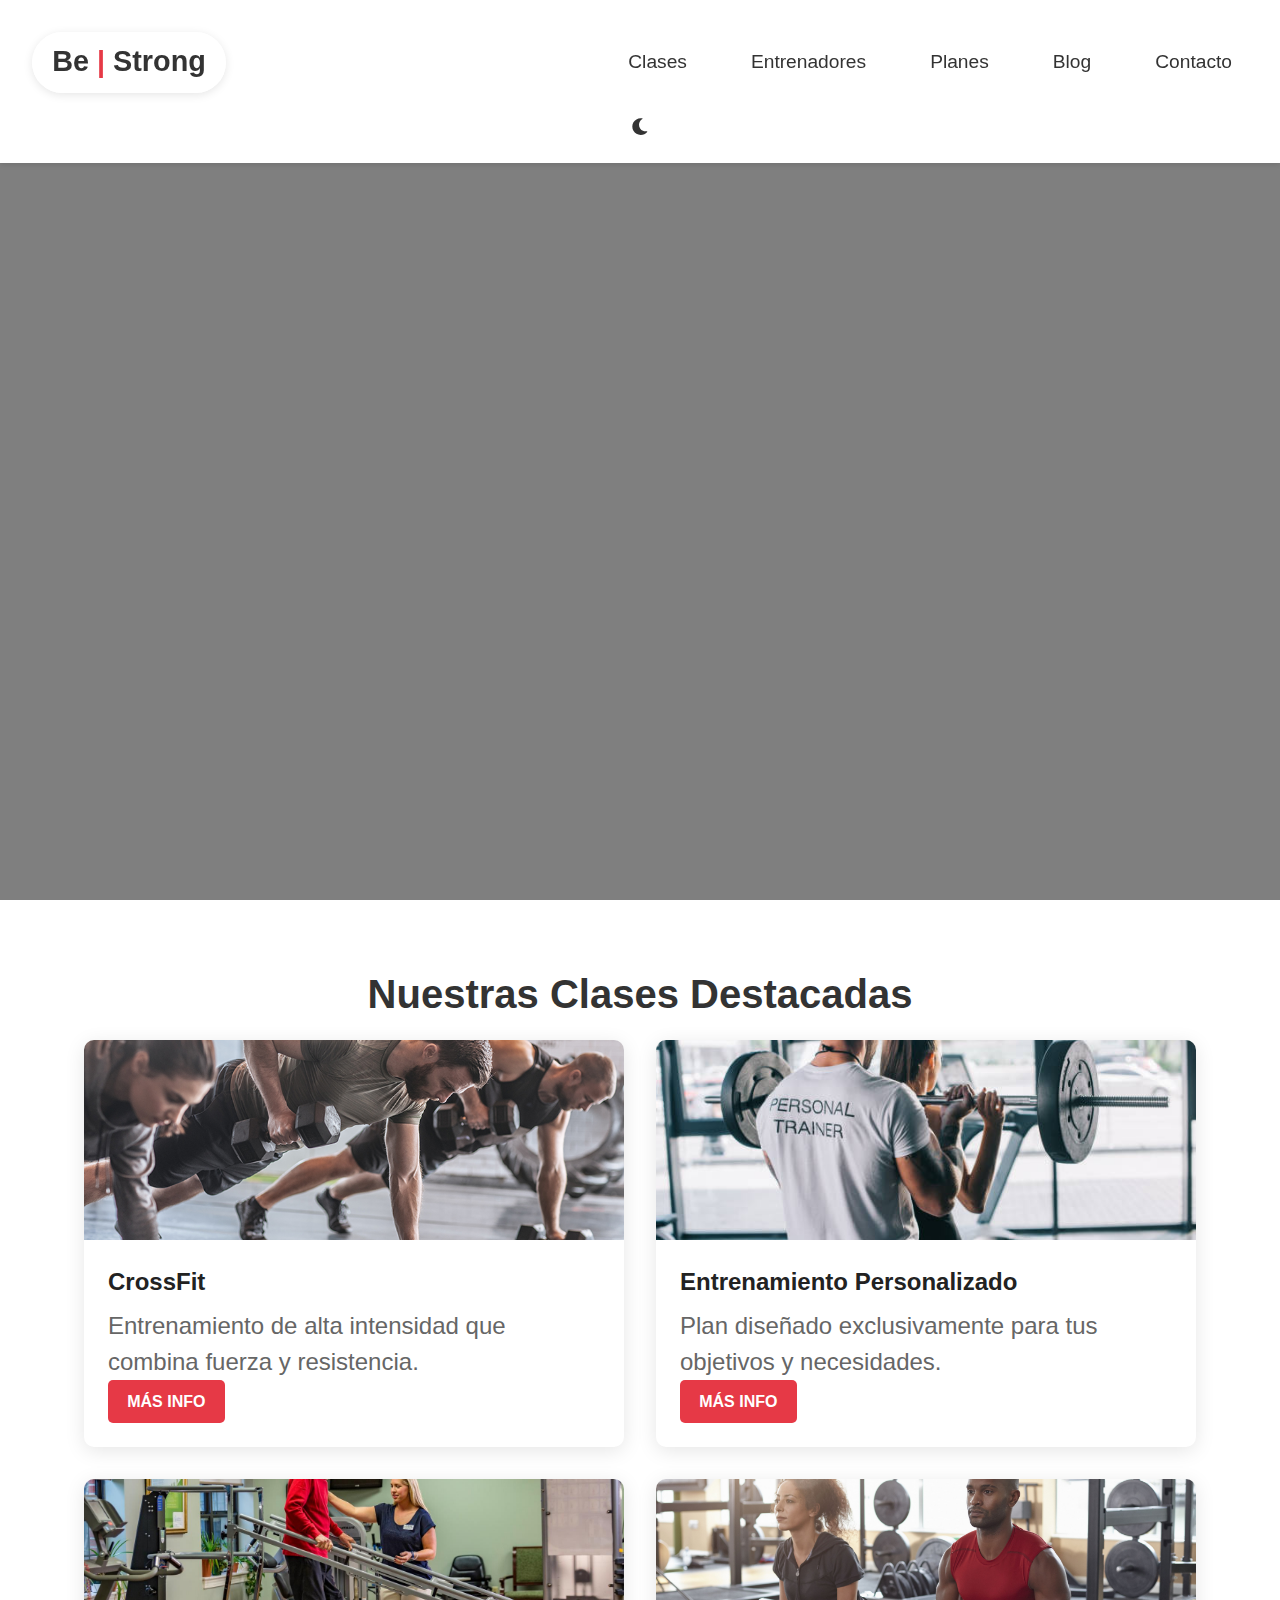
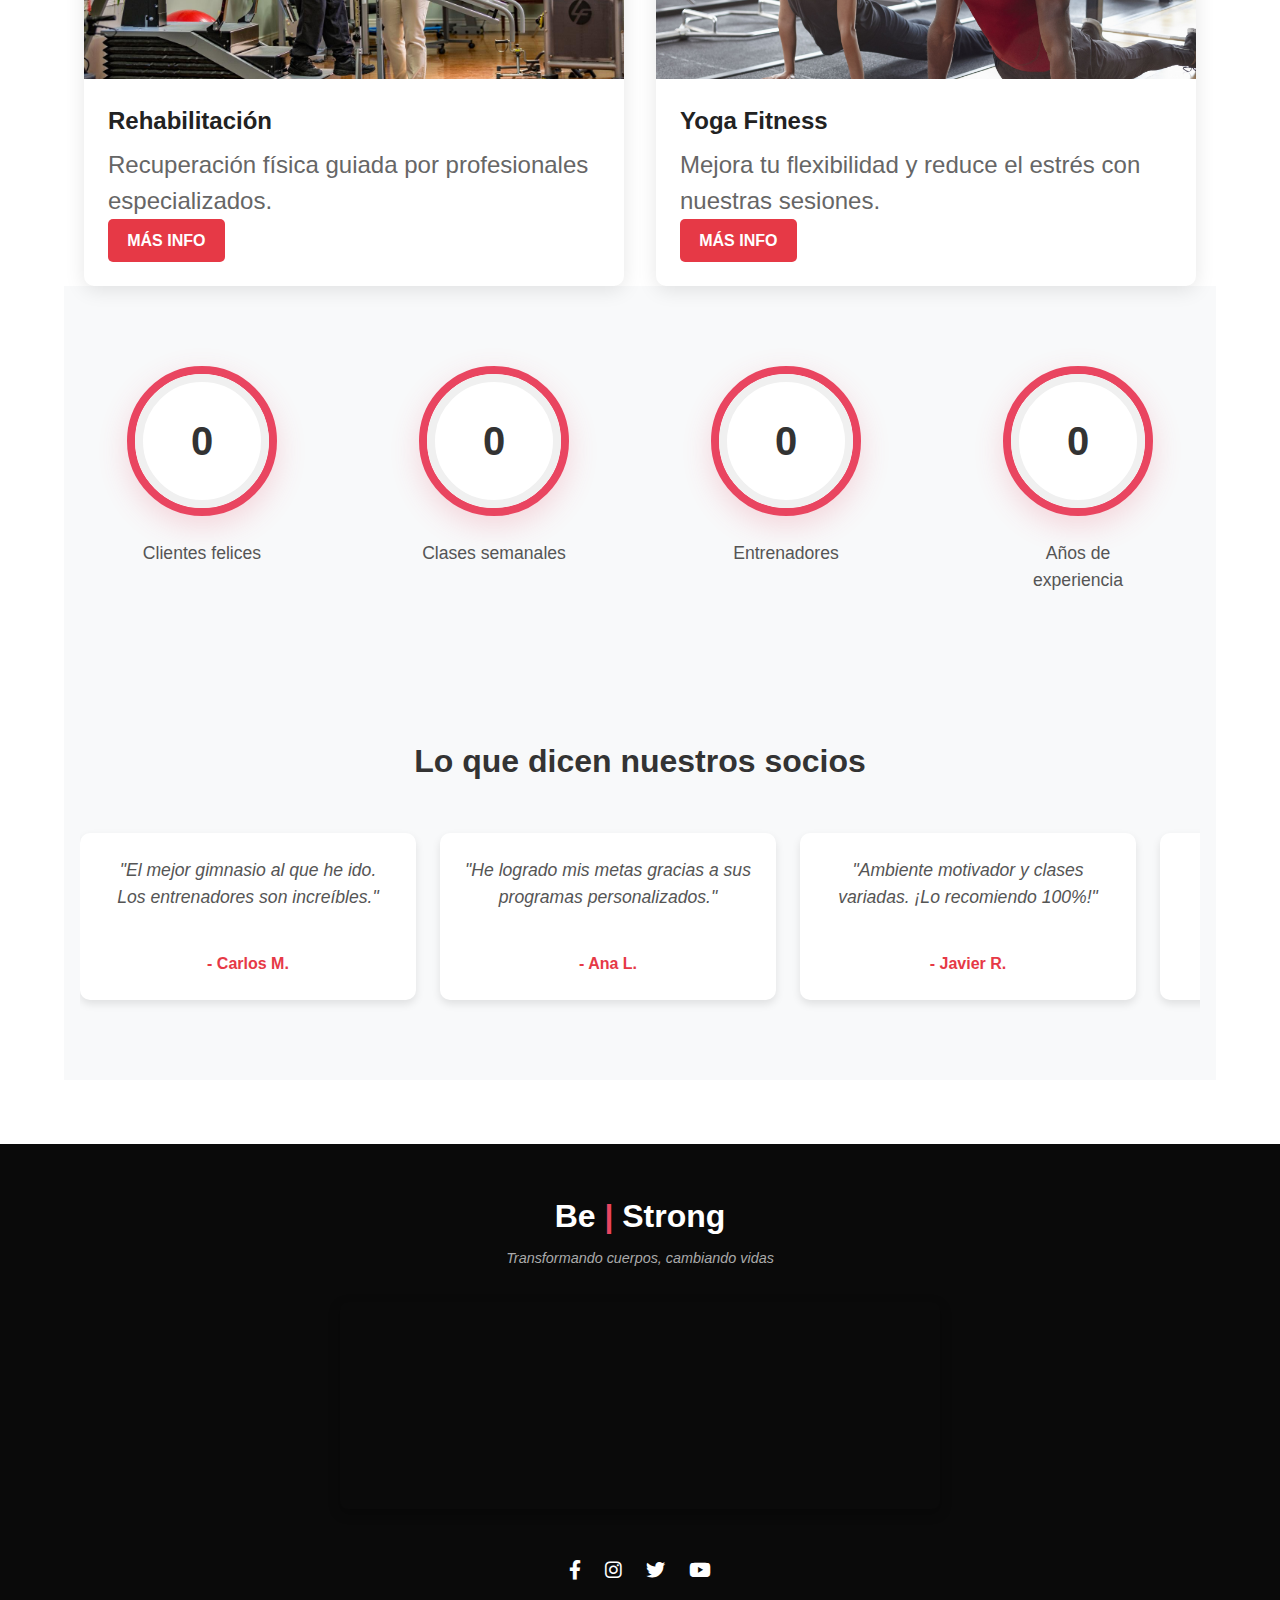
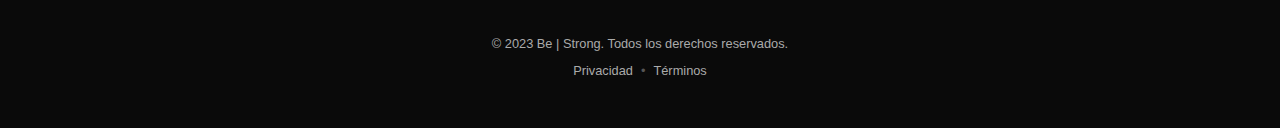
<file: index.html>
<!DOCTYPE html>
<html lang="en">
  <head>
    <meta charset="UTF-8" />
    <meta name="viewport" content="width=device-width, initial-scale=1.0" />
    <title>Be | Strong</title>
    <link
      rel="stylesheet"
      href="https://cdnjs.cloudflare.com/ajax/libs/font-awesome/6.0.0-beta3/css/all.min.css"
    />
    <link rel="stylesheet" href="./assets/css/style.css" />
  </head>
  <body>
    <!--menu-->
    <header class="header">
      <nav class="navbar">
        <!--
        <div class="container-logo">
          <a href="#" class="logo">Be <span class="logo-pipe">|</span> Strong</a>
        </div>
        -->
        <div class="container-logo">
          <a href="#" class="logo-minimal">
            <span>Be</span>
            <span class="logo-pipe">|</span>
            <span>Strong</span>
          </a>
        </div>
  <!-- boton hamburguesa -->

        <button class="menu-toggle" aria-label="abrir menu">
          <i class="fas fa-bars"></i>
        </button>

        <div class="container-menu">
          <ul class="nav-list">
            <li><a href="/pages/clases.html">Clases</a></li>
            <li><a href="/pages/entrenadores.html">Entrenadores</a></li>
            <li><a href="./pages/planes.html">Planes</a></li>
            <li><a href="./pages/blog.html">Blog</a></li>
            <li><a href="./pages/contacto.html">Contacto</a></li>
          </ul>
        </div>
      </nav>

      <!-- Botón de cambio de tema -->
      <button class="theme-toggle" aria-label="Cambiar tema">
        <i class="fas fa-moon"></i>
      </button>
    </header>
    <section class="hero">
      <!-- Contenedor del video de fondo (YouTube) -->
      <div class="video-background">
        <iframe
          src="https://www.youtube.com/embed/W7NFoCfXAXU?autoplay=1&mute=1&loop=1&playlist=W7NFoCfXAXU&controls=0"
          frameborder="0"
          allow="accelerometer; autoplay; clipboard-write; encrypted-media; gyroscope; picture-in-picture"
          allowfullscreen
        ></iframe>
        <!-- Overlay oscuro para mejorar legibilidad del texto -->
        <div class="video-overlay"></div>
      </div>

      <!-- Contenido animado sobre el video -->
      <div class="hero-content">
        <h1 class="hero-title animate">Hoy es el dia...</h1>
        <p class="hero-subtitle animate">Empeza el cambio</p>
        <a href="#" class="hero-button animate">¡Inscribite!</a>
      </div>
    </section>

    <main class="main">
      <section class="section-container">
        <h2 class="section-title">Nuestras Clases Destacadas</h2>
        <div class="cards-container">
          <!-- Card 1: CrossFit -->
          <div class="card">
            <div class="card-image">
              <img src="assets/img/crossfit.jpg" alt="Clase de CrossFit" />
            </div>
            <div class="card-content">
              <h3>CrossFit</h3>
              <p>
                Entrenamiento de alta intensidad que combina fuerza y
                resistencia.
              </p>
              <a href="#" class="card-button">Más info</a>
            </div>
          </div>

          <!-- Card 2: Entrenamiento Personalizado -->
          <div class="card">
            <div class="card-image">
              <img
                src="assets/img/personalizado.jpg"
                alt="Entrenamiento Personalizado"
              />
            </div>
            <div class="card-content">
              <h3>Entrenamiento Personalizado</h3>
              <p>
                Plan diseñado exclusivamente para tus objetivos y necesidades.
              </p>
              <a href="#" class="card-button">Más info</a>
            </div>
          </div>

          <!-- Card 3: Rehabilitación -->
          <div class="card">
            <div class="card-image">
              <img src="assets/img/rehabilitacion.jpg" alt="Rehabilitación" />
            </div>
            <div class="card-content">
              <h3>Rehabilitación</h3>
              <p>
                Recuperación física guiada por profesionales especializados.
              </p>
              <a href="#" class="card-button">Más info</a>
            </div>
          </div>

          <!-- Card 4: Yoga -->
          <div class="card">
            <div class="card-image">
              <img src="assets/img/yoga.jpg" alt="Clase de Yoga" />
            </div>
            <div class="card-content">
              <h3>Yoga Fitness</h3>
              <p>
                Mejora tu flexibilidad y reduce el estrés con nuestras sesiones.
              </p>
              <a href="#" class="card-button">Más info</a>
            </div>
          </div>
        </div>
      </section>

      <!-- Contador Circular -->
    <section class="stats-section">
      <div class="stats-container">
        <!-- Stat 1 -->
        <div class="stat-item">
          <div class="stat-circle" data-target="500">
            <span class="stat-number">0</span>
          </div>
          <p class="stat-label">Clientes felices</p>
        </div>
        
        <!-- Stat 2 -->
        <div class="stat-item">
          <div class="stat-circle" data-target="100">
            <span class="stat-number">0</span>
          </div>
          <p class="stat-label">Clases semanales</p>
        </div>
        
        <!-- Stat 3 -->
        <div class="stat-item">
          <div class="stat-circle" data-target="20">
            <span class="stat-number">0</span>
          </div>
          <p class="stat-label">Entrenadores</p>
        </div>
        
        <!-- Stat 4 -->
        <div class="stat-item">
          <div class="stat-circle" data-target="10">
            <span class="stat-number">0</span>
          </div>
          <p class="stat-label">Años de experiencia</p>
        </div>
      </div>
    </section>

      <!-- testimonios -->

      <section class="testimonials">
        <h2 class="testimonials-title">Lo que dicen nuestros socios</h2>
        <div class="testimonials-carousel">
        <!-- Testimonio 1 -->
        <div class="testimonial-card">
          <div class="testimonial-content">
            <p class="testimonial-text">
              "El mejor gimnasio al que he ido. Los entrenadores son
              increíbles."
            </p>
            <p class="testimonial-author">- Carlos M.</p>
          </div>
        </div>
        <!-- Testimonio 2 -->
        <div class="testimonial-card">
          <div class="testimonial-content">
            <p class="testimonial-text">
              "He logrado mis metas gracias a sus programas personalizados."
            </p>
            <p class="testimonial-author">- Ana L.</p>
          </div>
        </div>
        <!-- Testimonio 3 -->
        <div class="testimonial-card">
          <div class="testimonial-content">
            <p class="testimonial-text">
              "Ambiente motivador y clases variadas. ¡Lo recomiendo 100%!"
            </p>
            <p class="testimonial-author">- Javier R.</p>
          </div>
        </div>

        <!-- Testimonio 4 -->
        <div class="testimonial-card">
          <div class="testimonial-content">
            <p class="testimonial-text">
              "Me ayudaron a perder peso y tonificar mi cuerpo. ¡Increíble!"
            </p>
            <p class="testimonial-author">- Claudia L.</p>
          </div>
        </div>

        <!-- Testimonio 1 -->
        <div class="testimonial-card">
          <div class="testimonial-content">
            <p class="testimonial-text">
              "Soy una persona mayor y me siento muy bien entrenando aquí.
              ¡Gracias!"
            </p>
            <p class="testimonial-author">- Roberto S.</p>
          </div>
        </div>

        <!-- Testimonio 1 -->
        <div class="testimonial-card">
          <div class="testimonial-content">
            <p class="testimonial-text">
              "me guiaron en todo el proceso de rehabilitacion"
            </p>
            <p class="testimonial-author">- Maria C.</p>
          </div>
        </div>
      </section>
    </main>

    <!-- Footer -->
    <footer class="footer-minimal">
    <div class="footer-content">
      <!-- Logo y eslogan -->
      <div class="footer-brand">
        <a href="../index.html" class="footer-logo">Be <span>|</span> Strong</a>
        <p class="footer-slogan">Transformando cuerpos, cambiando vidas</p>
      </div>
      
      <!-- Mapa -->
      <div class="footer-map">
        <iframe
          src="https://www.google.com/maps/embed?pb=!1m18!1m12!1m3!1d3284.016887889527!2d-58.383759!3d-34.603734!2m3!1f0!2f0!3f0!3m2!1i1024!2i768!4f13.1!3m3!1m2!1s0x0%3A0x0!2zMzTCsDM2JzEzLjQiUyA1OMKwMjMnMDEuNSJX!5e0!3m2!1sen!2sar!4v1620000000000!5m2!1sen!2sar"
          width="100%"
          height="200"
          style="border:0;"
          allowfullscreen=""
          loading="lazy"
          aria-label="Mapa de ubicación del gimnasio">
        </iframe>
      </div>
      
      <!-- Redes sociales minimalistas -->
      <div class="footer-social">
        <a href="#" aria-label="Facebook"><i class="fab fa-facebook-f"></i></a>
        <a href="#" aria-label="Instagram"><i class="fab fa-instagram"></i></a>
        <a href="#" aria-label="Twitter"><i class="fab fa-twitter"></i></a>
        <a href="#" aria-label="YouTube"><i class="fab fa-youtube"></i></a>
      </div>
      
      <!-- Copyright y legal -->
      <div class="footer-legal">
        <p>&copy; 2023 Be | Strong. Todos los derechos reservados.</p>
        <div class="legal-links">
          <a href="#">Privacidad</a>
          <span>•</span>
          <a href="#">Términos</a>
        </div>
      </div>
    </div>
  </footer>

    <script src="./assets/js/main.js"></script>
  </body>
</html>
</file>
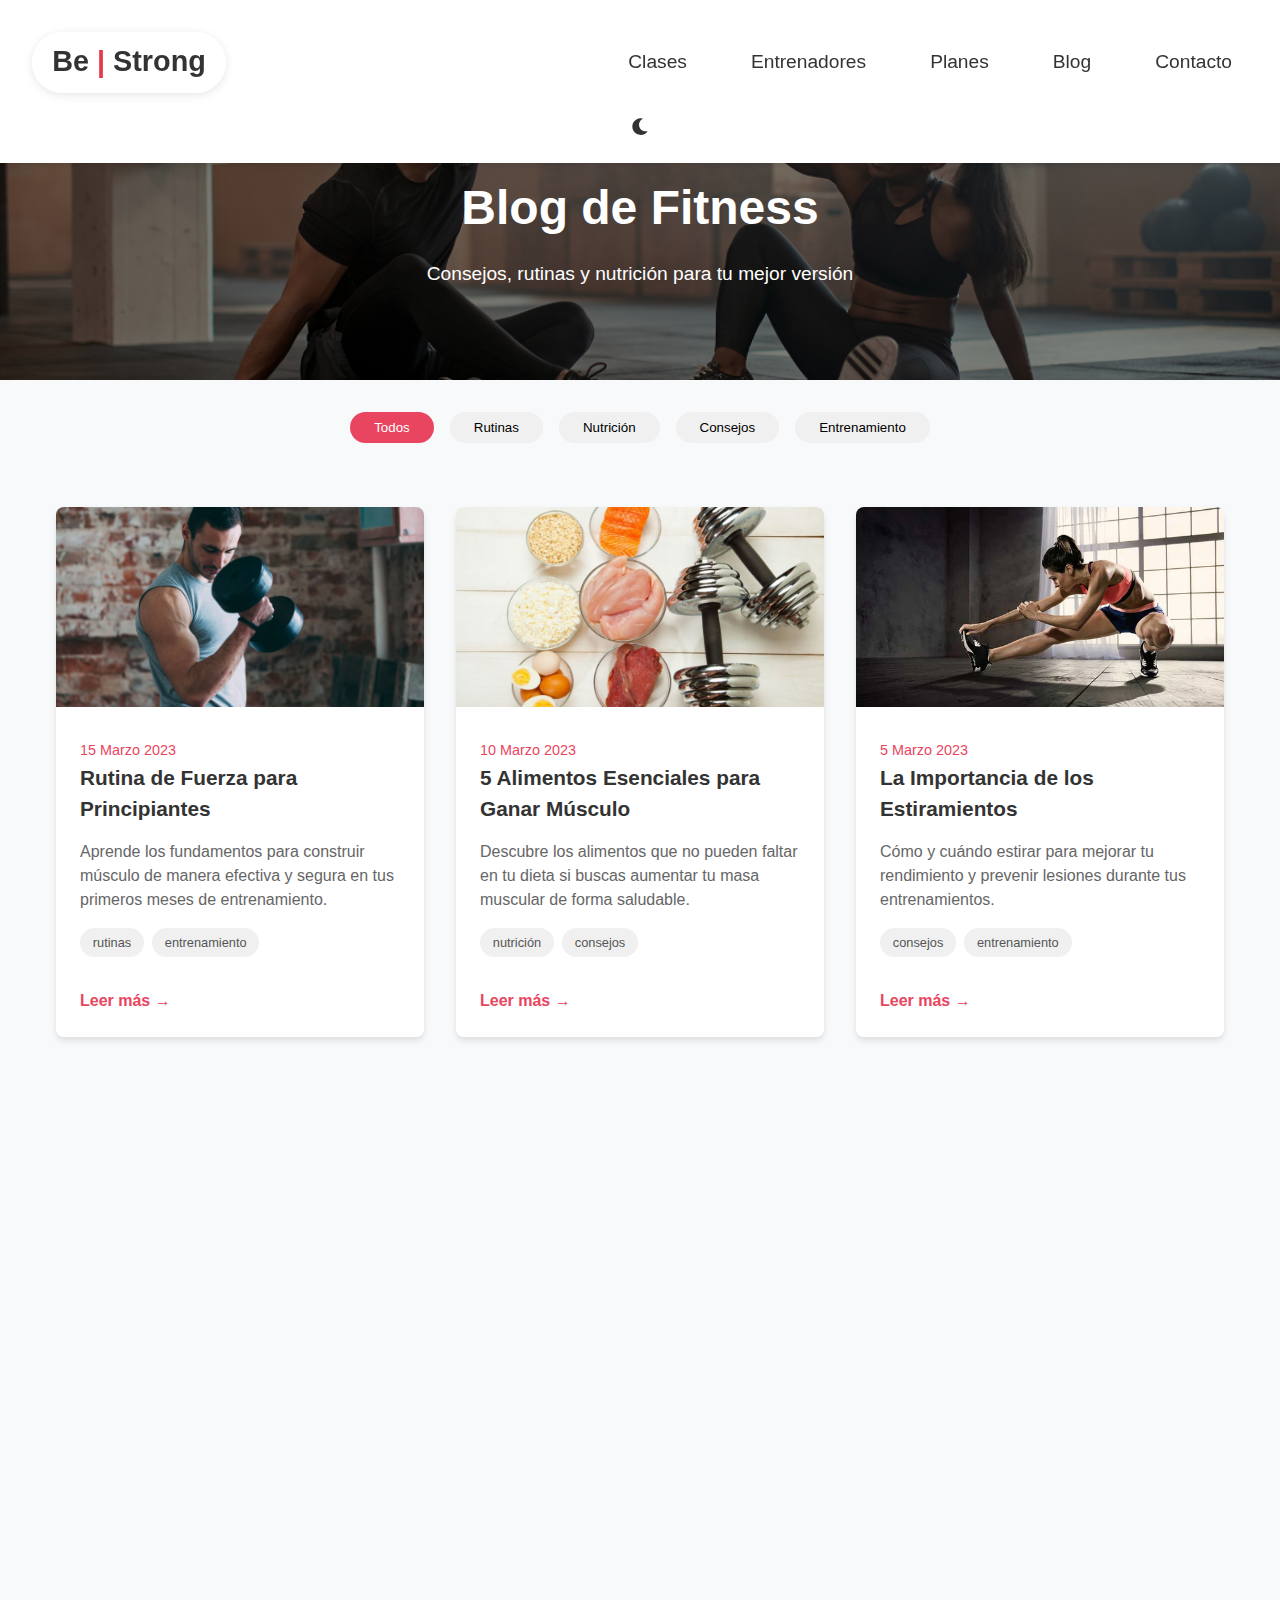
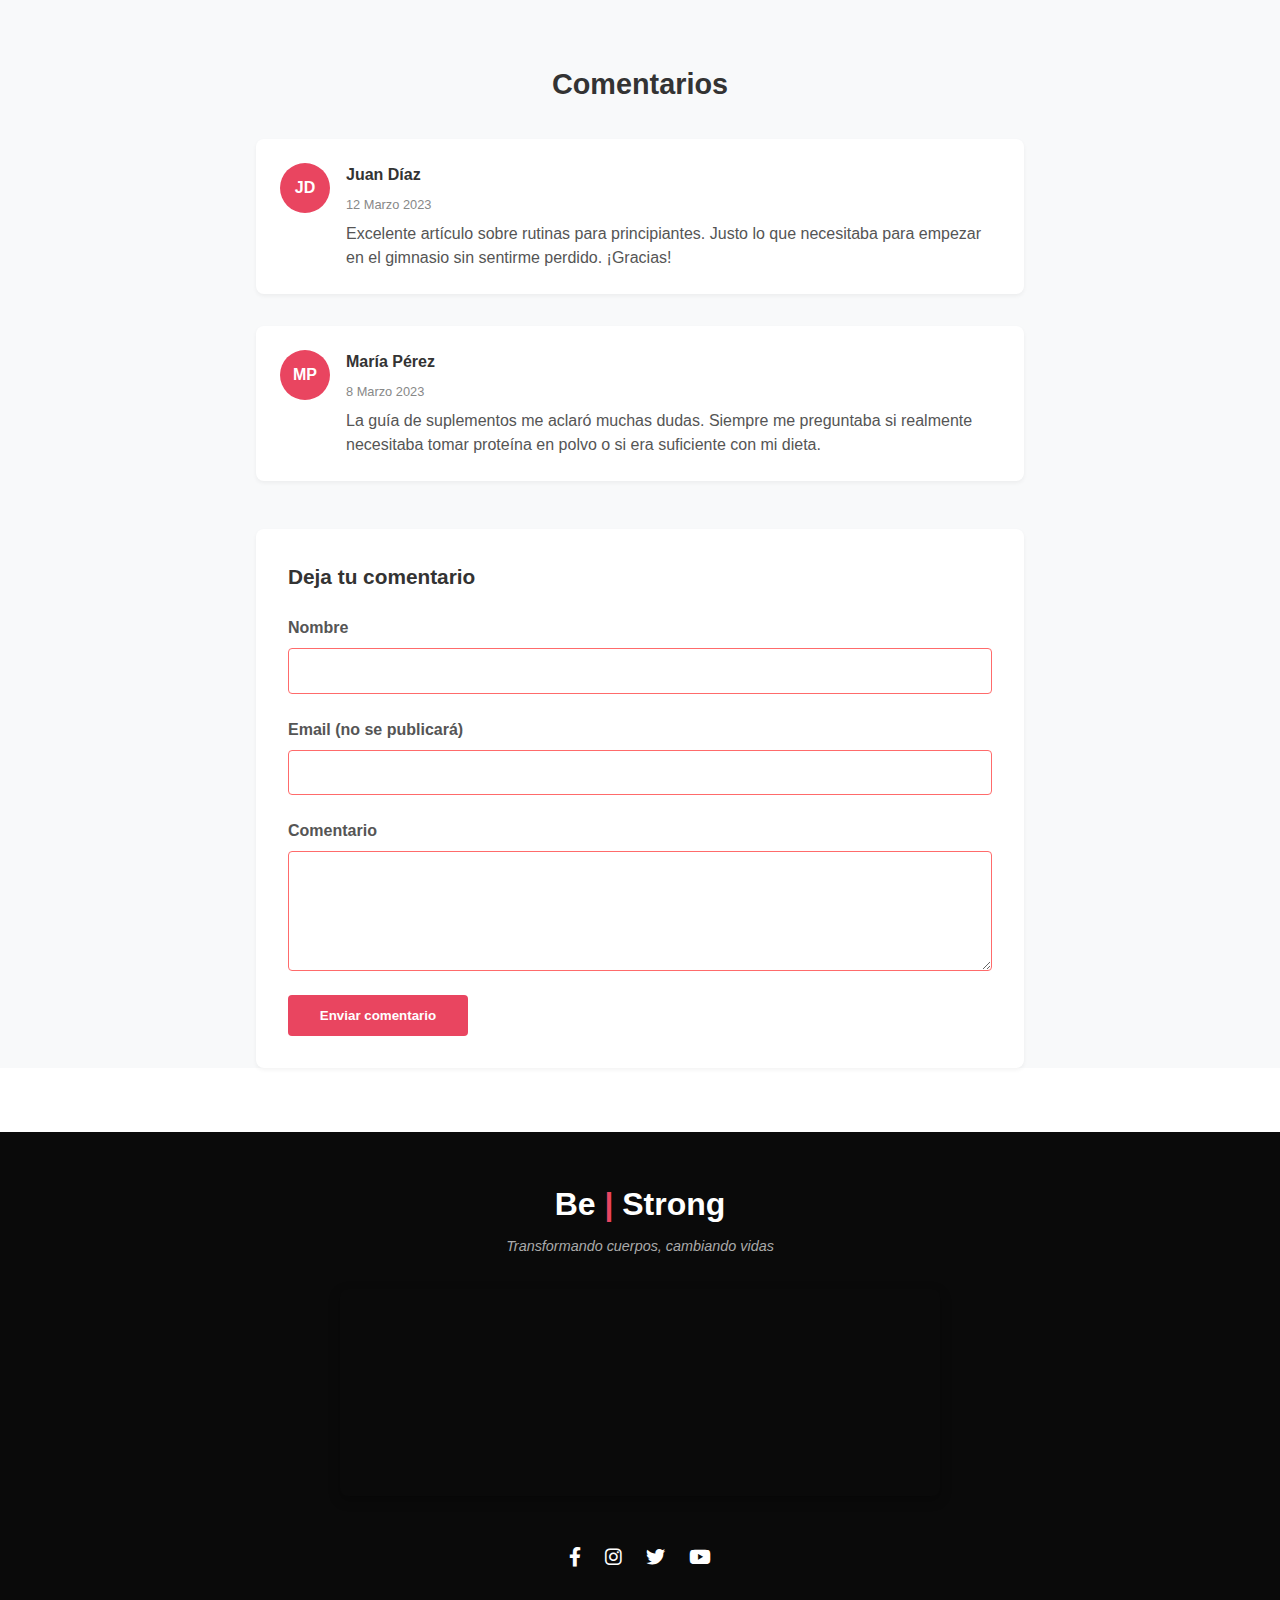
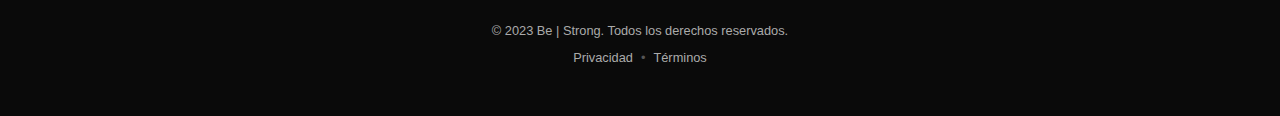
<file: pages/blog.html>
<!DOCTYPE html>
<html lang="es">
  <head>
    <meta charset="UTF-8" />
    <meta name="viewport" content="width=device-width, initial-scale=1.0" />
    <title>Blog de Fitness | Be Strong</title>
    <link
      rel="stylesheet"
      href="https://cdnjs.cloudflare.com/ajax/libs/font-awesome/6.0.0-beta3/css/all.min.css"
    />
    <link rel="stylesheet" href="../assets/css/style.css" />
  </head>
  <body>
    <!-- Menú -->
    <header class="header">
      <nav class="navbar">
        <div class="container-logo">
          <a href="../index.html" class="logo-minimal">
            <span>Be</span>
            <span class="logo-pipe">|</span>
            <span>Strong</span>
          </a>
        </div>

        <!-- boton hamburguesa -->

        <button class="menu-toggle" aria-label="abrir menu">
          <i class="fas fa-bars"></i>
        </button>

        <div class="container-menu">
          <ul class="nav-list">
            <li><a href="/pages/clases.html">Clases</a></li>
            <li><a href="/pages/entrenadores.html">Entrenadores</a></li>
            <li><a href="/pages/planes.html">Planes</a></li>
            <li><a href="/pages/blog.html" class="active">Blog</a></li>
            <li><a href="/pages/contacto.html">Contacto</a></li>
          </ul>
        </div>
      </nav>
      <!-- Botón de cambio de tema -->
      <button class="theme-toggle" aria-label="Cambiar tema">
        <i class="fas fa-moon"></i>
      </button>
    </header>

    <!-- Main -->
    <main class="blog-main">
      <!-- Hero Section -->
      <section class="blog-hero">
        <div class="hero-overlay"></div>
        <div class="hero-content">
          <h1>Blog de Fitness</h1>
          <p>Consejos, rutinas y nutrición para tu mejor versión</p>
        </div>
      </section>

      <!-- Filtros -->
      <div class="blog-filters">
        <button class="filter-btn active" data-filter="all">Todos</button>
        <button class="filter-btn" data-filter="rutinas">Rutinas</button>
        <button class="filter-btn" data-filter="nutricion">Nutrición</button>
        <button class="filter-btn" data-filter="consejos">Consejos</button>
        <button class="filter-btn" data-filter="entrenamiento">
          Entrenamiento
        </button>
      </div>

      <!-- Grid de artículos -->
      <div class="blog-container">
        <!-- Artículo 1 -->
        <article class="article-card" data-tags="rutinas entrenamiento">
          <img
            src="../assets/img/blog1.webp"
            alt="Rutina de fuerza"
            class="article-image"
          />
          <div class="article-content">
            <span class="article-date">15 Marzo 2023</span>
            <h2 class="article-title">Rutina de Fuerza para Principiantes</h2>
            <p class="article-excerpt">
              Aprende los fundamentos para construir músculo de manera efectiva
              y segura en tus primeros meses de entrenamiento.
            </p>
            <div class="article-tags">
              <span class="tag">rutinas</span>
              <span class="tag">entrenamiento</span>
            </div>
            <a href="#" class="read-more">Leer más →</a>
          </div>
        </article>

        <!-- Artículo 2 -->
        <article class="article-card" data-tags="nutricion consejos">
          <img
            src="../assets/img/blog2.jpg"
            alt="Alimentos saludables"
            class="article-image"
          />
          <div class="article-content">
            <span class="article-date">10 Marzo 2023</span>
            <h2 class="article-title">
              5 Alimentos Esenciales para Ganar Músculo
            </h2>
            <p class="article-excerpt">
              Descubre los alimentos que no pueden faltar en tu dieta si buscas
              aumentar tu masa muscular de forma saludable.
            </p>
            <div class="article-tags">
              <span class="tag">nutrición</span>
              <span class="tag">consejos</span>
            </div>
            <a href="#" class="read-more">Leer más →</a>
          </div>
        </article>

        <!-- Artículo 3 -->
        <article class="article-card" data-tags="consejos entrenamiento">
          <img
            src="../assets/img/blog3.webp"
            alt="Estiramientos"
            class="article-image"
          />
          <div class="article-content">
            <span class="article-date">5 Marzo 2023</span>
            <h2 class="article-title">La Importancia de los Estiramientos</h2>
            <p class="article-excerpt">
              Cómo y cuándo estirar para mejorar tu rendimiento y prevenir
              lesiones durante tus entrenamientos.
            </p>
            <div class="article-tags">
              <span class="tag">consejos</span>
              <span class="tag">entrenamiento</span>
            </div>
            <a href="#" class="read-more">Leer más →</a>
          </div>
        </article>

        <!-- Artículo 4 -->
        <article class="article-card" data-tags="nutricion">
          <img
            src="../assets/img/blog4.avif"
            alt="Suplementos"
            class="article-image"
          />
          <div class="article-content">
            <span class="article-date">28 Febrero 2023</span>
            <h2 class="article-title">Guía de Suplementos para Fitness</h2>
            <p class="article-excerpt">
              Qué suplementos valen la pena y cuáles son solo marketing. Una
              guía honesta basada en evidencia científica.
            </p>
            <div class="article-tags">
              <span class="tag">nutrición</span>
            </div>
            <a href="#" class="read-more">Leer más →</a>
          </div>
        </article>

        <!-- Artículo 5 -->
        <article class="article-card" data-tags="rutinas">
          <img
            src="../assets/img/blog5.jpg"
            alt="Cardio"
            class="article-image"
          />
          <div class="article-content">
            <span class="article-date">20 Febrero 2023</span>
            <h2 class="article-title">Cardio vs Pesas: ¿Qué es Mejor?</h2>
            <p class="article-excerpt">
              Analizamos los beneficios de cada tipo de entrenamiento y cómo
              combinarlos para maximizar tus resultados.
            </p>
            <div class="article-tags">
              <span class="tag">rutinas</span>
            </div>
            <a href="#" class="read-more">Leer más →</a>
          </div>
        </article>

        <!-- Artículo 6 -->
        <article class="article-card" data-tags="consejos">
          <img
            src="../assets/img/blog6.webp"
            alt="Motivación"
            class="article-image"
          />
          <div class="article-content">
            <span class="article-date">15 Febrero 2023</span>
            <h2 class="article-title">Cómo Mantener la Motivación en el Gym</h2>
            <p class="article-excerpt">
              Estrategias comprobadas para no abandonar tus entrenamientos y
              construir el hábito del ejercicio.
            </p>
            <div class="article-tags">
              <span class="tag">consejos</span>
            </div>
            <a href="#" class="read-more">Leer más →</a>
          </div>
        </article>
      </div>

      <!-- Sección de comentarios -->
      <section class="comments-section">
        <h2 class="comments-title">Comentarios</h2>

        <!-- Comentario 1 -->
        <div class="comment">
          <div class="comment-avatar">JD</div>
          <div class="comment-content">
            <div class="comment-author">Juan Díaz</div>
            <div class="comment-date">12 Marzo 2023</div>
            <div class="comment-text">
              Excelente artículo sobre rutinas para principiantes. Justo lo que
              necesitaba para empezar en el gimnasio sin sentirme perdido.
              ¡Gracias!
            </div>
          </div>
        </div>

        <!-- Comentario 2 -->
        <div class="comment">
          <div class="comment-avatar">MP</div>
          <div class="comment-content">
            <div class="comment-author">María Pérez</div>
            <div class="comment-date">8 Marzo 2023</div>
            <div class="comment-text">
              La guía de suplementos me aclaró muchas dudas. Siempre me
              preguntaba si realmente necesitaba tomar proteína en polvo o si
              era suficiente con mi dieta.
            </div>
          </div>
        </div>

        <!-- Formulario de comentarios -->
        <form class="comment-form">
          <h3 class="form-title">Deja tu comentario</h3>
          <div class="form-group">
            <label for="name">Nombre</label>
            <input type="text" id="name" required />
          </div>
          <div class="form-group">
            <label for="email">Email (no se publicará)</label>
            <input type="email" id="email" required />
          </div>
          <div class="form-group">
            <label for="comment">Comentario</label>
            <textarea id="comment" required></textarea>
          </div>
          <button type="submit" class="submit-btn">Enviar comentario</button>
        </form>
      </section>
    </main>

    <!-- Footer -->
    <footer class="footer-minimal">
      <div class="footer-content">
        <!-- Logo y eslogan -->
        <div class="footer-brand">
          <a href="../index.html" class="footer-logo"
            >Be <span>|</span> Strong</a
          >
          <p class="footer-slogan">Transformando cuerpos, cambiando vidas</p>
        </div>

        <!-- Mapa -->
        <div class="footer-map">
          <iframe
            src="https://www.google.com/maps/embed?pb=!1m18!1m12!1m3!1d3284.016887889527!2d-58.383759!3d-34.603734!2m3!1f0!2f0!3f0!3m2!1i1024!2i768!4f13.1!3m3!1m2!1s0x0%3A0x0!2zMzTCsDM2JzEzLjQiUyA1OMKwMjMnMDEuNSJX!5e0!3m2!1sen!2sar!4v1620000000000!5m2!1sen!2sar"
            width="100%"
            height="200"
            style="border: 0"
            allowfullscreen=""
            loading="lazy"
            aria-label="Mapa de ubicación del gimnasio"
          >
          </iframe>
        </div>

        <!-- Redes sociales minimalistas -->
        <div class="footer-social">
          <a href="#" aria-label="Facebook"
            ><i class="fab fa-facebook-f"></i
          ></a>
          <a href="#" aria-label="Instagram"
            ><i class="fab fa-instagram"></i
          ></a>
          <a href="#" aria-label="Twitter"><i class="fab fa-twitter"></i></a>
          <a href="#" aria-label="YouTube"><i class="fab fa-youtube"></i></a>
        </div>

        <!-- Copyright y legal -->
        <div class="footer-legal">
          <p>&copy; 2023 Be | Strong. Todos los derechos reservados.</p>
          <div class="legal-links">
            <a href="#">Privacidad</a>
            <span>•</span>
            <a href="#">Términos</a>
          </div>
        </div>
      </div>
    </footer>

    <script src="../assets/js/main.js"></script>
  </body>
</html>
</file>
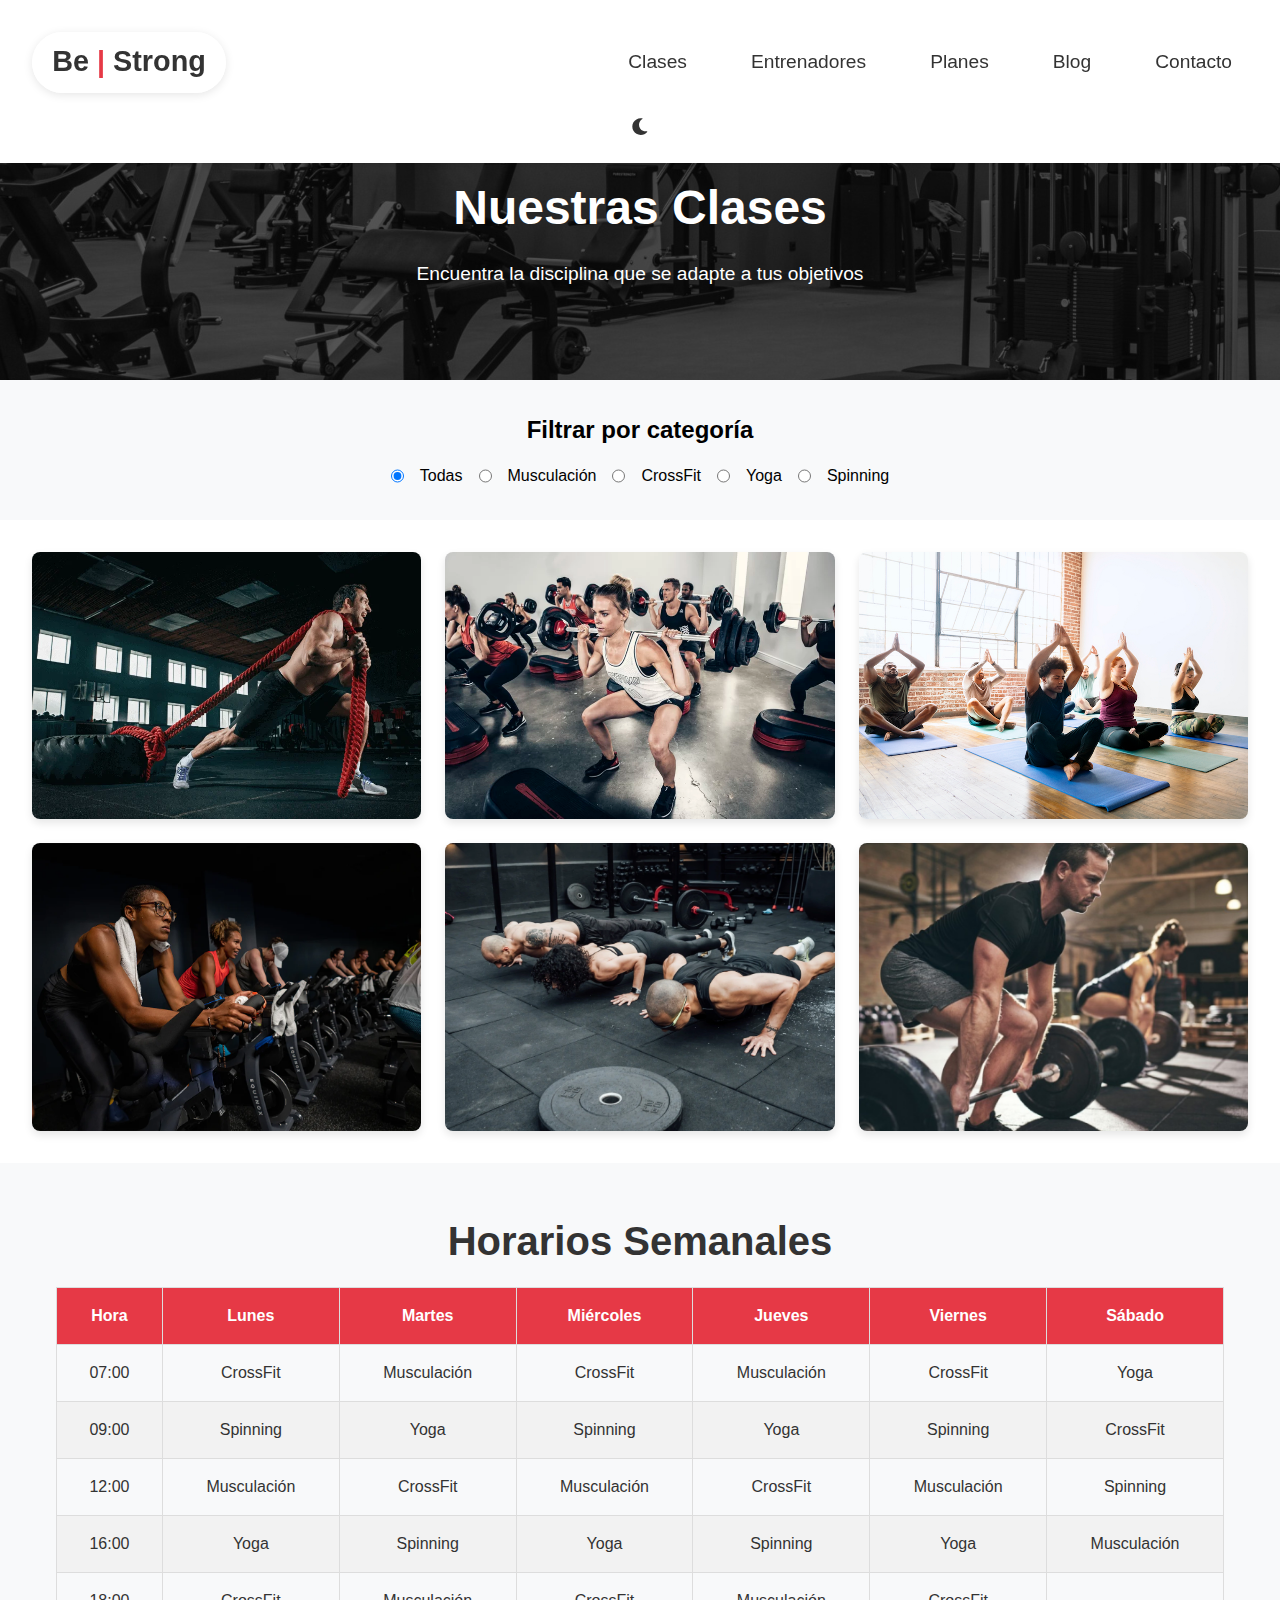
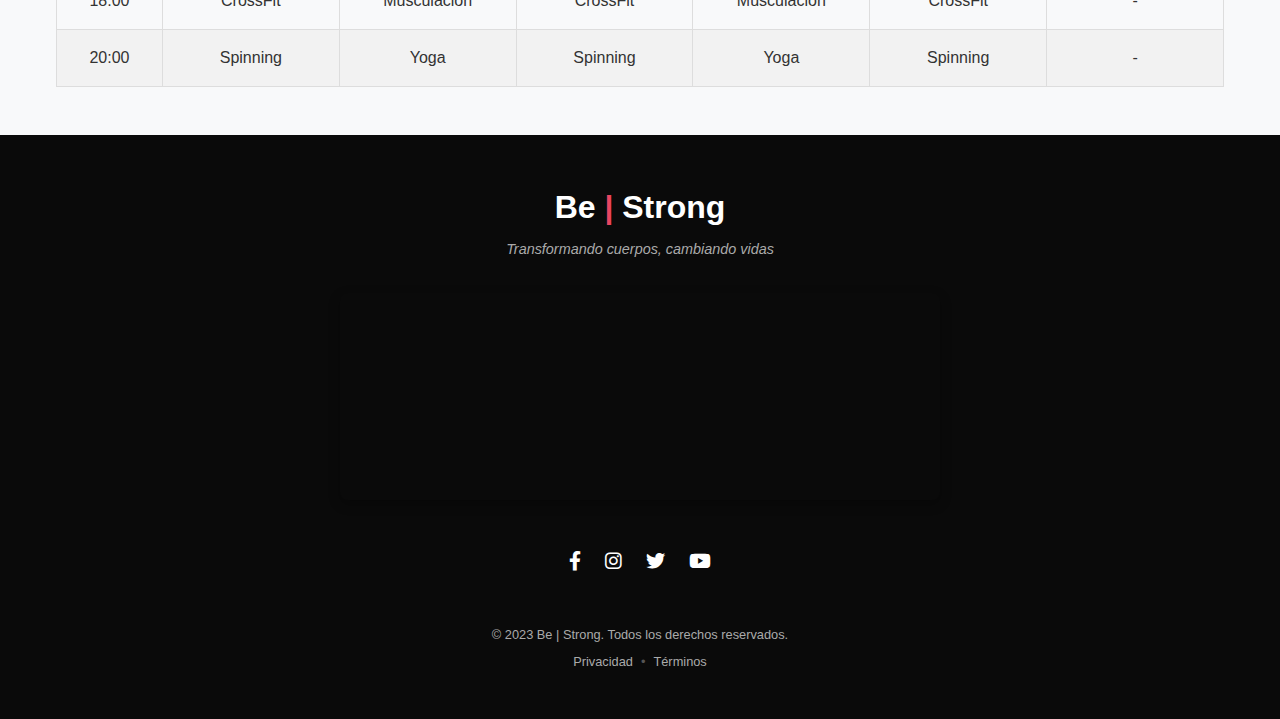
<file: pages/clases.html>
<!DOCTYPE html>
<html lang="en">
  <head>
    <meta charset="UTF-8" />
    <meta name="viewport" content="width=device-width, initial-scale=1.0" />
    <title>Be | Strong</title>
    <link
      rel="stylesheet"
      href="https://cdnjs.cloudflare.com/ajax/libs/font-awesome/6.0.0-beta3/css/all.min.css"
    />
    <link rel="stylesheet" href="../assets/css/style.css" />
  </head>
  <body>
    <!--menu-->
    <header class="header">
      <nav class="navbar">
        <div class="container-logo">
          <a href="../index.html" class="logo-minimal">
            <span>Be</span>
            <span class="logo-pipe">|</span>
            <span>Strong</span>
          </a>
        </div>

        <!-- boton hamburguesa -->

        <button class="menu-toggle" aria-label="abrir menu">
          <i class="fas fa-bars"></i>
        </button>

        <div class="container-menu">
          <ul class="nav-list">
            <li><a href="./clases.html">Clases</a></li>
            <li><a href="./entrenadores.html">Entrenadores</a></li>
            <li><a href="./planes.html">Planes</a></li>
            <li><a href="./blog.html">Blog</a></li>
            <li><a href="./contacto.html">Contacto</a></li>
          </ul>
        </div>
      </nav>
      <!-- Botón de cambio de tema -->
      <button class="theme-toggle" aria-label="Cambiar tema">
        <i class="fas fa-moon"></i>
      </button>
    </header>

    <!-- Main -->

    <main class="clases-main">
      <!-- Hero -->
      <section class="clases-hero">
        <div class="hero-overlay"></div>
        <div class="hero-content">
          <h1>Nuestras Clases</h1>
          <p>Encuentra la disciplina que se adapte a tus objetivos</p>
        </div>
      </section>

      <!-- Filtros y Galería -->
      <div class="filter-gallery-container">
        <!-- Filtros -->
        <section class="filters-section">
          <h2>Filtrar por categoría</h2>
          <div class="filters-container">
            <input type="radio" id="all" name="filter" checked />
            <label for="all">Todas</label>

            <input type="radio" id="musculacion" name="filter" />
            <label for="musculacion">Musculación</label>

            <input type="radio" id="crossfit" name="filter" />
            <label for="crossfit">CrossFit</label>

            <input type="radio" id="yoga" name="filter" />
            <label for="yoga">Yoga</label>

            <input type="radio" id="spinning" name="filter" />
            <label for="spinning">Spinning</label>
          </div>
        </section>

        <!-- Galería -->
        <section class="gallery-section">
          <div class="masonry-grid">
            <div class="masonry-item crossfit">
              <div class="class-card">
                <img
                  src="../assets/img/crossfit-class.webp"
                  alt="Clase de CrossFit"
                />
                <div class="card-overlay">
                  <h3>CrossFit</h3>
                  <p>Entrenamiento funcional de alta intensidad</p>
                  <button class="overlay-btn">Ver detalles</button>
                </div>
              </div>
            </div>

            <div class="masonry-item musculacion">
              <div class="class-card">
                <img
                  src="../assets/img/musculacion-class.webp"
                  alt="Clase de Musculación"
                />
                <div class="card-overlay">
                  <h3>Musculación</h3>
                  <p>Desarrolla fuerza y masa muscular</p>
                  <button class="overlay-btn">Ver detalles</button>
                </div>
              </div>
            </div>

            <div class="masonry-item yoga">
              <div class="class-card">
                <img src="../assets/img/yoga-class.jpg" alt="Clase de Yoga" />
                <div class="card-overlay">
                  <h3>Yoga</h3>
                  <p>Mejora flexibilidad y reduce estrés</p>
                  <button class="overlay-btn">Ver detalles</button>
                </div>
              </div>
            </div>

            <div class="masonry-item spinning">
              <div class="class-card">
                <img
                  src="../assets/img/spinning-class.webp"
                  alt="Clase de Spinning"
                />
                <div class="card-overlay">
                  <h3>Spinning</h3>
                  <p>Cardio intenso en bicicletas estáticas</p>
                  <button class="overlay-btn">Ver detalles</button>
                </div>
              </div>
            </div>

            <div class="masonry-item crossfit">
              <div class="class-card">
                <img
                  src="../assets/img/crossfit2-class.webp"
                  alt="Clase de CrossFit Avanzado"
                />
                <div class="card-overlay">
                  <h3>CrossFit Avanzado</h3>
                  <p>Para atletas con experiencia</p>
                  <button class="overlay-btn">Ver detalles</button>
                </div>
              </div>
            </div>

            <div class="masonry-item musculacion">
              <div class="class-card">
                <img
                  src="../assets/img/musculacion2-class.jpeg"
                  alt="Clase de Musculación Funcional"
                />
                <div class="card-overlay">
                  <h3>Musculación Funcional</h3>
                  <p>Enfocado en movimientos compuestos</p>
                  <button class="overlay-btn">Ver detalles</button>
                </div>
              </div>
            </div>
          </div>
        </section>
      </div>

      <!-- Horarios -->
      <section class="schedule-section">
        <h2 class="section-title">Horarios Semanales</h2>
        <div class="table-container">
          <table class="schedule-table">
            <thead>
              <tr>
                <th>Hora</th>
                <th>Lunes</th>
                <th>Martes</th>
                <th>Miércoles</th>
                <th>Jueves</th>
                <th>Viernes</th>
                <th>Sábado</th>
              </tr>
            </thead>
            <tbody>
              <tr>
                <td>07:00</td>
                <td>CrossFit</td>
                <td>Musculación</td>
                <td>CrossFit</td>
                <td>Musculación</td>
                <td>CrossFit</td>
                <td>Yoga</td>
              </tr>
              <tr>
                <td>09:00</td>
                <td>Spinning</td>
                <td>Yoga</td>
                <td>Spinning</td>
                <td>Yoga</td>
                <td>Spinning</td>
                <td>CrossFit</td>
              </tr>
              <tr>
                <td>12:00</td>
                <td>Musculación</td>
                <td>CrossFit</td>
                <td>Musculación</td>
                <td>CrossFit</td>
                <td>Musculación</td>
                <td>Spinning</td>
              </tr>
              <tr>
                <td>16:00</td>
                <td>Yoga</td>
                <td>Spinning</td>
                <td>Yoga</td>
                <td>Spinning</td>
                <td>Yoga</td>
                <td>Musculación</td>
              </tr>
              <tr>
                <td>18:00</td>
                <td>CrossFit</td>
                <td>Musculación</td>
                <td>CrossFit</td>
                <td>Musculación</td>
                <td>CrossFit</td>
                <td>-</td>
              </tr>
              <tr>
                <td>20:00</td>
                <td>Spinning</td>
                <td>Yoga</td>
                <td>Spinning</td>
                <td>Yoga</td>
                <td>Spinning</td>
                <td>-</td>
              </tr>
            </tbody>
          </table>
        </div>
      </section>
    </main>

    <!-- Footer -->
    <footer class="footer-minimal">
      <div class="footer-content">
        <!-- Logo y eslogan -->
        <div class="footer-brand">
          <a href="../index.html" class="footer-logo"
            >Be <span>|</span> Strong</a
          >
          <p class="footer-slogan">Transformando cuerpos, cambiando vidas</p>
        </div>

        <!-- Mapa -->
        <div class="footer-map">
          <iframe
            src="https://www.google.com/maps/embed?pb=!1m18!1m12!1m3!1d3284.016887889527!2d-58.383759!3d-34.603734!2m3!1f0!2f0!3f0!3m2!1i1024!2i768!4f13.1!3m3!1m2!1s0x0%3A0x0!2zMzTCsDM2JzEzLjQiUyA1OMKwMjMnMDEuNSJX!5e0!3m2!1sen!2sar!4v1620000000000!5m2!1sen!2sar"
            width="100%"
            height="200"
            style="border: 0"
            allowfullscreen=""
            loading="lazy"
            aria-label="Mapa de ubicación del gimnasio"
          >
          </iframe>
        </div>

        <!-- Redes sociales minimalistas -->
        <div class="footer-social">
          <a href="#" aria-label="Facebook"
            ><i class="fab fa-facebook-f"></i
          ></a>
          <a href="#" aria-label="Instagram"
            ><i class="fab fa-instagram"></i
          ></a>
          <a href="#" aria-label="Twitter"><i class="fab fa-twitter"></i></a>
          <a href="#" aria-label="YouTube"><i class="fab fa-youtube"></i></a>
        </div>

        <!-- Copyright y legal -->
        <div class="footer-legal">
          <p>&copy; 2023 Be | Strong. Todos los derechos reservados.</p>
          <div class="legal-links">
            <a href="#">Privacidad</a>
            <span>•</span>
            <a href="#">Términos</a>
          </div>
        </div>
      </div>
    </footer>

    <script src="../assets/js/main.js"></script>
  </body>
</html>
</file>
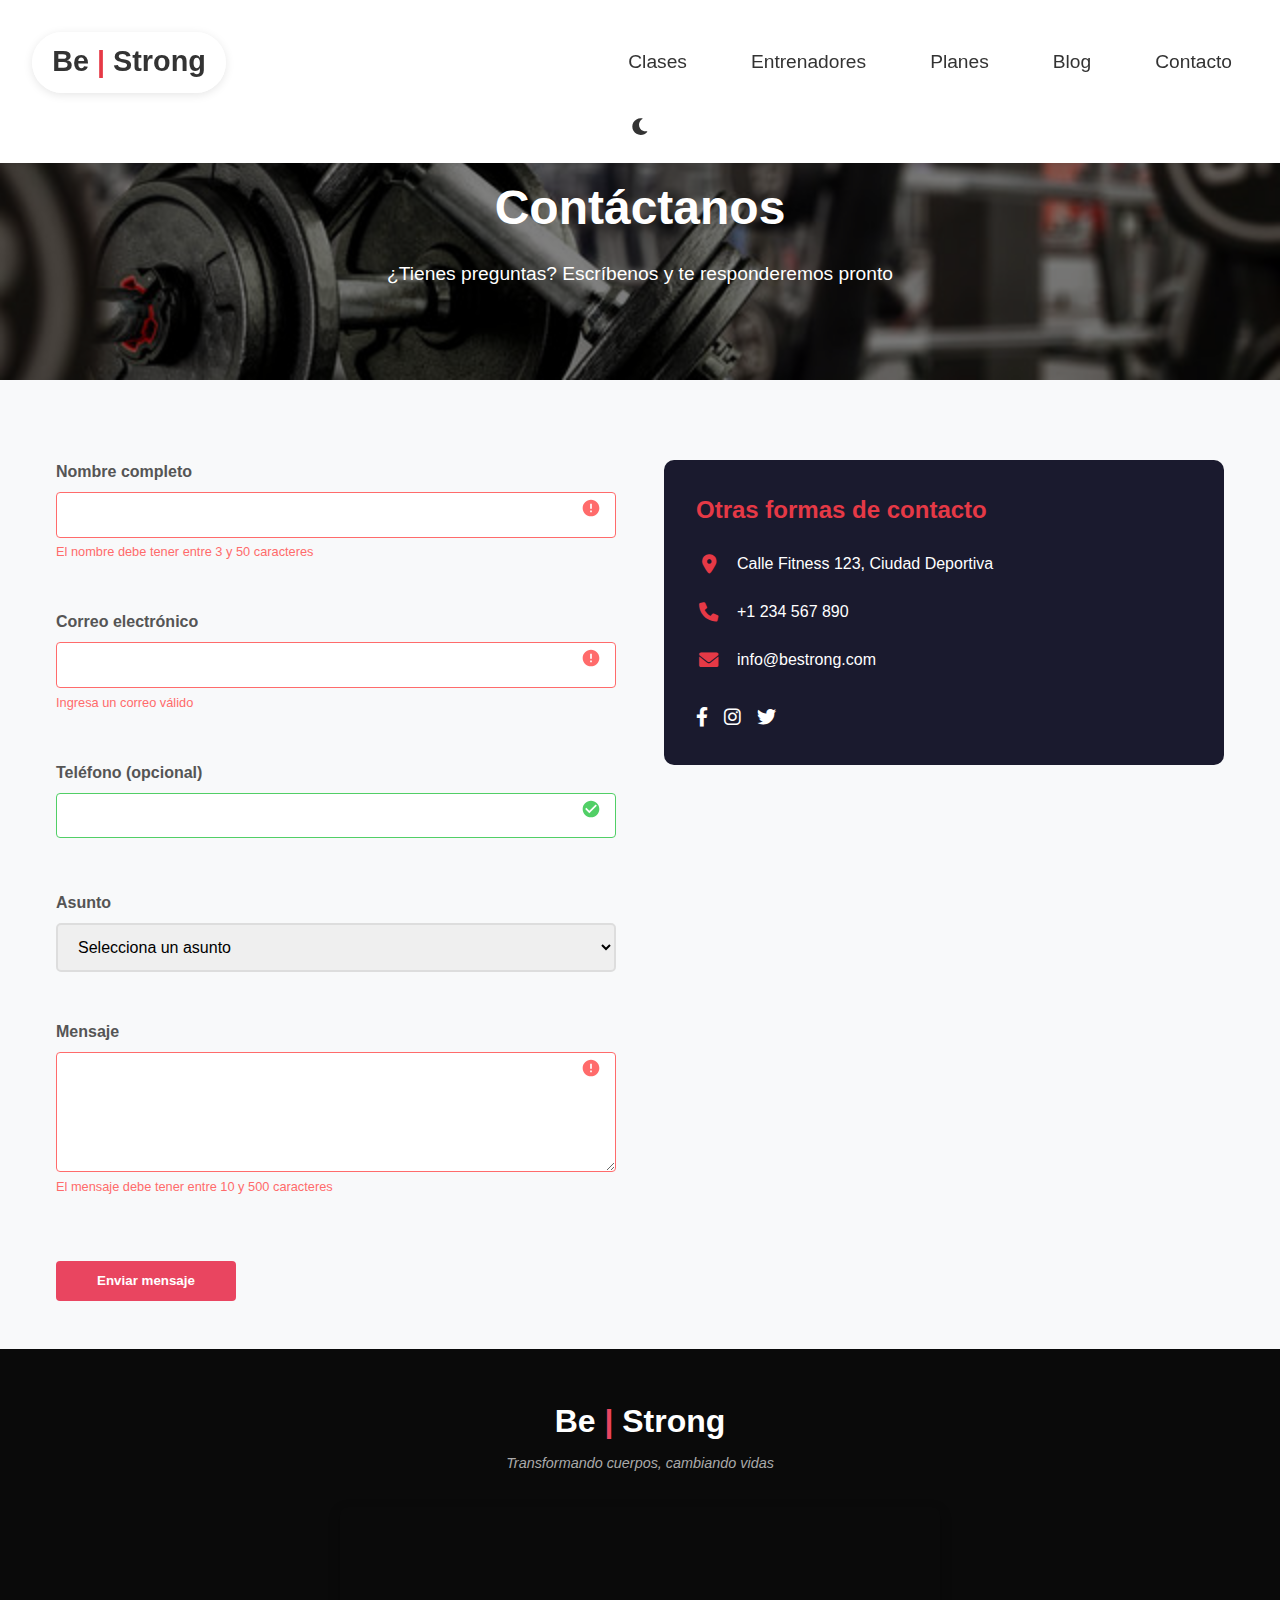
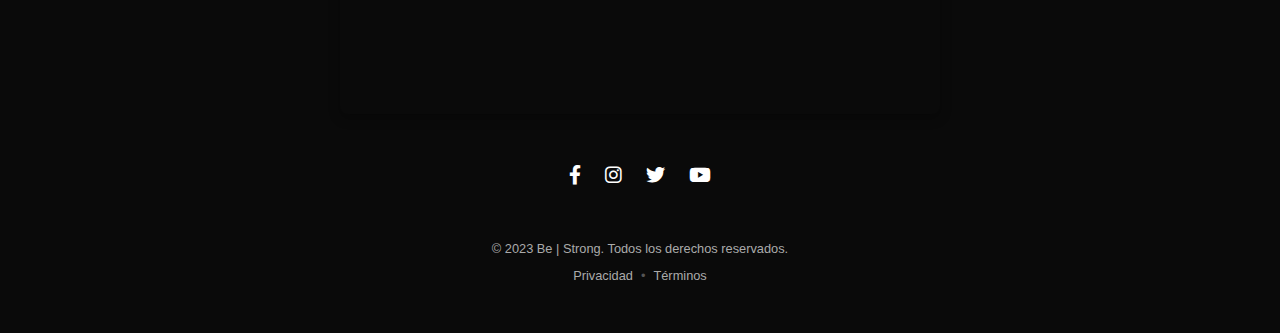
<file: pages/contacto.html>
<!DOCTYPE html>
<html lang="es">
  <head>
    <meta charset="UTF-8" />
    <meta name="viewport" content="width=device-width, initial-scale=1.0" />
    <title>Contacto | Be | Strong</title>
    <link
      rel="stylesheet"
      href="https://cdnjs.cloudflare.com/ajax/libs/font-awesome/6.0.0-beta3/css/all.min.css"
    />
    <link rel="stylesheet" href="../assets/css/style.css" />
  </head>
  <body>
    <!-- Header -->
    <header class="header">
      <nav class="navbar">
        <div class="container-logo">
          <a href="../index.html" class="logo-minimal">
            <span>Be</span>
            <span class="logo-pipe">|</span>
            <span>Strong</span>
          </a>
        </div>

        <!-- boton hamburguesa -->

        <button class="menu-toggle" aria-label="abrir menu">
          <i class="fas fa-bars"></i>
        </button>

        <div class="container-menu">
          <ul class="nav-list">
            <li><a href="./clases.html">Clases</a></li>
            <li><a href="./entrenadores.html">Entrenadores</a></li>
            <li><a href="./planes.html">Planes</a></li>
            <li><a href="./blog.html">Blog</a></li>
            <li>
              <a href="./contacto.html" class="active">Contacto</a>
            </li>
          </ul>
        </div>
      </nav>

      <!-- Botón de cambio de tema -->
      <button class="theme-toggle" aria-label="Cambiar tema">
        <i class="fas fa-moon"></i>
      </button>
    </header>

    <!-- Contenido Principal -->
    <main class="contacto-main">
      <!-- Hero Section -->
      <section class="contacto-hero">
        <div class="hero-overlay"></div>
        <div class="hero-content">
          <h1>Contáctanos</h1>
          <p>¿Tienes preguntas? Escríbenos y te responderemos pronto</p>
        </div>
      </section>

      <!-- Formulario de Contacto -->
      <section class="contact-form-section">
        <div class="form-container">
          <form id="contactForm" class="contact-form">
            <div class="form-group">
              <label for="name">Nombre completo</label>
              <input
                type="text"
                id="name"
                name="name"
                required
                pattern="[A-Za-z ]{3,50}"
                title="Mínimo 3 caracteres, solo letras"
              />
              <span class="validation-icon"></span>
              <span class="error-message"
                >El nombre debe tener entre 3 y 50 caracteres</span
              >
            </div>

            <div class="form-group">
              <label for="email">Correo electrónico</label>
              <input type="email" id="email" name="email" required />
              <span class="validation-icon"></span>
              <span class="error-message">Ingresa un correo válido</span>
            </div>

            <div class="form-group">
              <label for="phone">Teléfono (opcional)</label>
              <input
                type="tel"
                id="phone"
                name="phone"
                pattern="[0-9]{9,15}"
                title="Mínimo 9 dígitos, solo números"
              />
              <span class="validation-icon"></span>
              <span class="error-message">Ingresa un teléfono válido</span>
            </div>

            <div class="form-group">
              <label for="subject">Asunto</label>
              <select id="subject" name="subject" required>
                <option value="" disabled selected>Selecciona un asunto</option>
                <option value="clases">Información sobre clases</option>
                <option value="membresia">Membresías y planes</option>
                <option value="entrenadores">Entrenadores personales</option>
                <option value="otro">Otro</option>
              </select>
              <span class="validation-icon"></span>
            </div>

            <div class="form-group">
              <label for="message">Mensaje</label>
              <textarea
                id="message"
                name="message"
                rows="5"
                required
                minlength="10"
                maxlength="500"
              ></textarea>
              <span class="validation-icon"></span>
              <span class="error-message"
                >El mensaje debe tener entre 10 y 500 caracteres</span
              >
            </div>

            <div class="form-actions">
              <button type="submit" class="submit-btn">
                <span class="btn-text">Enviar mensaje</span>
                <span class="spinner"></span>
              </button>
            </div>
          </form>

          <div class="contact-info">
            <h3>Otras formas de contacto</h3>
            <div class="info-item">
              <i class="fas fa-map-marker-alt"></i>
              <p>Calle Fitness 123, Ciudad Deportiva</p>
            </div>
            <div class="info-item">
              <i class="fas fa-phone"></i>
              <p>+1 234 567 890</p>
            </div>
            <div class="info-item">
              <i class="fas fa-envelope"></i>
              <p>info@bestrong.com</p>
            </div>
            <div class="social-links">
              <a href="#" aria-label="Facebook"
                ><i class="fab fa-facebook-f"></i
              ></a>
              <a href="#" aria-label="Instagram"
                ><i class="fab fa-instagram"></i
              ></a>
              <a href="#" aria-label="Twitter"
                ><i class="fab fa-twitter"></i
              ></a>
            </div>
          </div>
        </div>
      </section>
    </main>

    <!-- Modal de Confirmación -->
    <div id="confirmationModal" class="modal">
      <div class="modal-content">
        <span class="close-modal">&times;</span>
        <div class="modal-icon">
          <i class="fas fa-check-circle"></i>
        </div>
        <h2>¡Mensaje enviado!</h2>
        <p>Hemos recibido tu consulta y te responderemos en breve.</p>
        <button class="modal-btn">Aceptar</button>
      </div>
    </div>

    <!-- Footer -->
    <!-- Footer -->
    <footer class="footer-minimal">
      <div class="footer-content">
        <!-- Logo y eslogan -->
        <div class="footer-brand">
          <a href="../index.html" class="footer-logo"
            >Be <span>|</span> Strong</a
          >
          <p class="footer-slogan">Transformando cuerpos, cambiando vidas</p>
        </div>

        <!-- Mapa -->
        <div class="footer-map">
          <iframe
            src="https://www.google.com/maps/embed?pb=!1m18!1m12!1m3!1d3284.016887889527!2d-58.383759!3d-34.603734!2m3!1f0!2f0!3f0!3m2!1i1024!2i768!4f13.1!3m3!1m2!1s0x0%3A0x0!2zMzTCsDM2JzEzLjQiUyA1OMKwMjMnMDEuNSJX!5e0!3m2!1sen!2sar!4v1620000000000!5m2!1sen!2sar"
            width="100%"
            height="200"
            style="border: 0"
            allowfullscreen=""
            loading="lazy"
            aria-label="Mapa de ubicación del gimnasio"
          >
          </iframe>
        </div>

        <!-- Redes sociales minimalistas -->
        <div class="footer-social">
          <a href="#" aria-label="Facebook"
            ><i class="fab fa-facebook-f"></i
          ></a>
          <a href="#" aria-label="Instagram"
            ><i class="fab fa-instagram"></i
          ></a>
          <a href="#" aria-label="Twitter"><i class="fab fa-twitter"></i></a>
          <a href="#" aria-label="YouTube"><i class="fab fa-youtube"></i></a>
        </div>

        <!-- Copyright y legal -->
        <div class="footer-legal">
          <p>&copy; 2023 Be | Strong. Todos los derechos reservados.</p>
          <div class="legal-links">
            <a href="#">Privacidad</a>
            <span>•</span>
            <a href="#">Términos</a>
          </div>
        </div>
      </div>
    </footer>

    <script src="../assets/js/main.js"></script>
  </body>
</html>
</file>
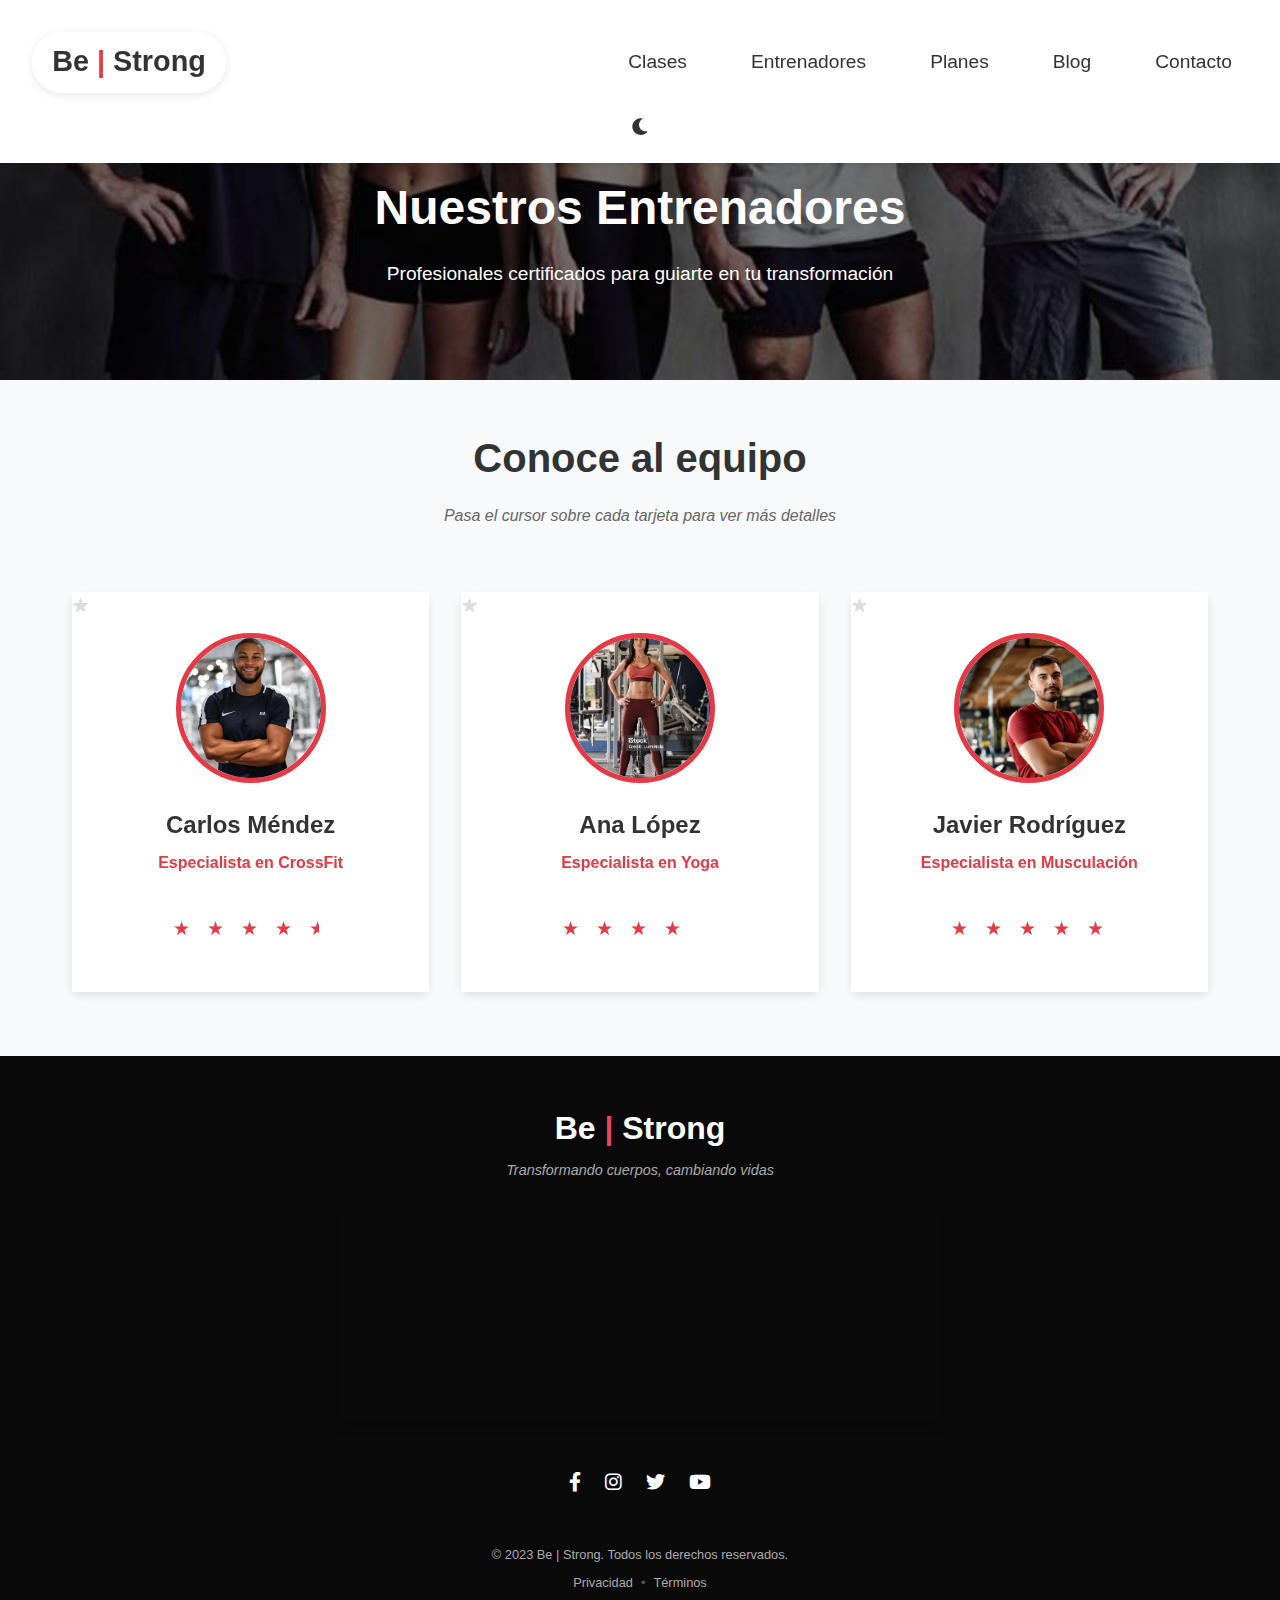
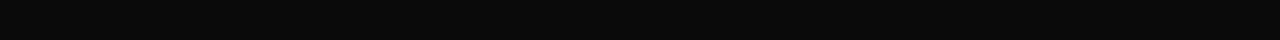
<file: pages/entrenadores.html>
<!DOCTYPE html>
<html lang="es">
  <head>
    <meta charset="UTF-8" />
    <meta name="viewport" content="width=device-width, initial-scale=1.0" />
    <title>Entrenadores | Be | Strong</title>
    <link
      rel="stylesheet"
      href="https://cdnjs.cloudflare.com/ajax/libs/font-awesome/6.0.0-beta3/css/all.min.css"
    />
    <link rel="stylesheet" href="../assets/css/style.css" />
  </head>
  <body>
    <!-- Header (igual que en clases.html) -->
    <header class="header">
      <nav class="navbar">
        <div class="container-logo">
          <a href="../index.html" class="logo-minimal">
            <span>Be</span>
            <span class="logo-pipe">|</span>
            <span>Strong</span>
          </a>
        </div>

        <!-- boton hamburguesa -->

        <button class="menu-toggle" aria-label="abrir menu">
          <i class="fas fa-bars"></i>
        </button>

        <div class="container-menu">
          <ul class="nav-list">
            <li><a href="./clases.html">Clases</a></li>
            <li>
              <a href="./entrenadores.html" class="active">Entrenadores</a>
            </li>
            <li><a href="./planes.html">Planes</a></li>
            <li><a href="./blog.html">Blog</a></li>
            <li><a href="./contacto.html">Contacto</a></li>
          </ul>
        </div>
      </nav>

      <!-- Botón de cambio de tema -->
      <button class="theme-toggle" aria-label="Cambiar tema">
        <i class="fas fa-moon"></i>
      </button>
    </header>

    <!-- Contenido Principal -->
    <main class="entrenadores-main">
      <!-- Hero Section -->
      <section class="entrenadores-hero">
        <div class="hero-overlay"></div>
        <div class="hero-content">
          <h1>Nuestros Entrenadores</h1>
          <p>Profesionales certificados para guiarte en tu transformación</p>
        </div>
      </section>

      <!-- Sección de Entrenadores -->
      <section class="trainers-section">
        <h2 class="section-title">Conoce al equipo</h2>
        <p class="section-subtitle">
          Pasa el cursor sobre cada tarjeta para ver más detalles
        </p>

        <div class="trainers-grid">
          <!-- Entrenador 1 -->
          <div class="trainer-card">
            <div class="card-inner">
              <div class="card-front">
                <img
                  src="../assets/img/trainer1.webp"
                  alt="Entrenador Carlos"
                />
                <h3>Carlos Méndez</h3>
                <p>Especialista en CrossFit</p>
                <div class="rating">
                  <span class="star full"></span>
                  <span class="star full"></span>
                  <span class="star full"></span>
                  <span class="star full"></span>
                  <span class="star half"></span>
                </div>
              </div>
              <div class="card-back">
                <h3>Carlos Méndez</h3>
                <p class="specialty">CrossFit Nivel 3</p>
                <div class="skills">
                  <div class="skill">
                    <span>Fuerza</span>
                    <div class="skill-bar">
                      <div class="skill-level" style="width: 90%"></div>
                    </div>
                    <span class="skill-percent">90%</span>
                  </div>
                  <div class="skill">
                    <span>Resistencia</span>
                    <div class="skill-bar">
                      <div class="skill-level" style="width: 85%"></div>
                    </div>
                    <span class="skill-percent">85%</span>
                  </div>
                  <div class="skill">
                    <span>Técnica</span>
                    <div class="skill-bar">
                      <div class="skill-level" style="width: 95%"></div>
                    </div>
                    <span class="skill-percent">95%</span>
                  </div>
                </div>
                <p class="bio">
                  Entrenador certificado con más de 10 años de experiencia en
                  entrenamiento funcional.
                </p>
                <button class="btn-contact">Contactar</button>
              </div>
            </div>
          </div>

          <!-- Entrenador 2 -->
          <div class="trainer-card">
            <div class="card-inner">
              <div class="card-front">
                <img src="../assets/img/trainer2.jpg" alt="Entrenadora Ana" />
                <h3>Ana López</h3>
                <p>Especialista en Yoga</p>
                <div class="rating">
                  <span class="star full"></span>
                  <span class="star full"></span>
                  <span class="star full"></span>
                  <span class="star full"></span>
                  <span class="star"></span>
                </div>
              </div>
              <div class="card-back">
                <h3>Ana López</h3>
                <p class="specialty">Yoga Terapéutico</p>
                <div class="skills">
                  <div class="skill">
                    <span>Flexibilidad</span>
                    <div class="skill-bar">
                      <div class="skill-level" style="width: 98%"></div>
                    </div>
                    <span class="skill-percent">98%</span>
                  </div>
                  <div class="skill">
                    <span>Meditación</span>
                    <div class="skill-bar">
                      <div class="skill-level" style="width: 95%"></div>
                    </div>
                    <span class="skill-percent">95%</span>
                  </div>
                  <div class="skill">
                    <span>Relajación</span>
                    <div class="skill-bar">
                      <div class="skill-level" style="width: 97%"></div>
                    </div>
                    <span class="skill-percent">97%</span>
                  </div>
                </div>
                <p class="bio">
                  Instructora de yoga con formación en India y especialización
                  en yoga terapéutico.
                </p>
                <button class="btn-contact">Contactar</button>
              </div>
            </div>
          </div>

          <!-- Entrenador 3 -->
          <div class="trainer-card">
            <div class="card-inner">
              <div class="card-front">
                <img
                  src="../assets/img/trainer3.webp"
                  alt="Entrenador Javier"
                />
                <h3>Javier Rodríguez</h3>
                <p>Especialista en Musculación</p>
                <div class="rating">
                  <span class="star full"></span>
                  <span class="star full"></span>
                  <span class="star full"></span>
                  <span class="star full"></span>
                  <span class="star full"></span>
                </div>
              </div>
              <div class="card-back">
                <h3>Javier Rodríguez</h3>
                <p class="specialty">Culturismo Profesional</p>
                <div class="skills">
                  <div class="skill">
                    <span>Fuerza</span>
                    <div class="skill-bar">
                      <div class="skill-level" style="width: 100%"></div>
                    </div>
                    <span class="skill-percent">100%</span>
                  </div>
                  <div class="skill">
                    <span>Hipertrofia</span>
                    <div class="skill-bar">
                      <div class="skill-level" style="width: 95%"></div>
                    </div>
                    <span class="skill-percent">95%</span>
                  </div>
                  <div class="skill">
                    <span>Nutrición</span>
                    <div class="skill-bar">
                      <div class="skill-level" style="width: 90%"></div>
                    </div>
                    <span class="skill-percent">90%</span>
                  </div>
                </div>
                <p class="bio">
                  Campeón nacional de culturismo con enfoque en desarrollo
                  muscular natural.
                </p>
                <button class="btn-contact">Contactar</button>
              </div>
            </div>
          </div>
        </div>
      </section>
    </main>

    <!-- Footer -->
    <footer class="footer-minimal">
      <div class="footer-content">
        <!-- Logo y eslogan -->
        <div class="footer-brand">
          <a href="../index.html" class="footer-logo"
            >Be <span>|</span> Strong</a
          >
          <p class="footer-slogan">Transformando cuerpos, cambiando vidas</p>
        </div>

        <!-- Mapa -->
        <div class="footer-map">
          <iframe
            src="https://www.google.com/maps/embed?pb=!1m18!1m12!1m3!1d3284.016887889527!2d-58.383759!3d-34.603734!2m3!1f0!2f0!3f0!3m2!1i1024!2i768!4f13.1!3m3!1m2!1s0x0%3A0x0!2zMzTCsDM2JzEzLjQiUyA1OMKwMjMnMDEuNSJX!5e0!3m2!1sen!2sar!4v1620000000000!5m2!1sen!2sar"
            width="100%"
            height="200"
            style="border: 0"
            allowfullscreen=""
            loading="lazy"
            aria-label="Mapa de ubicación del gimnasio"
          >
          </iframe>
        </div>

        <!-- Redes sociales minimalistas -->
        <div class="footer-social">
          <a href="#" aria-label="Facebook"
            ><i class="fab fa-facebook-f"></i
          ></a>
          <a href="#" aria-label="Instagram"
            ><i class="fab fa-instagram"></i
          ></a>
          <a href="#" aria-label="Twitter"><i class="fab fa-twitter"></i></a>
          <a href="#" aria-label="YouTube"><i class="fab fa-youtube"></i></a>
        </div>

        <!-- Copyright y legal -->
        <div class="footer-legal">
          <p>&copy; 2023 Be | Strong. Todos los derechos reservados.</p>
          <div class="legal-links">
            <a href="#">Privacidad</a>
            <span>•</span>
            <a href="#">Términos</a>
          </div>
        </div>
      </div>
    </footer>

    <script src="../assets/js/main.js"></script>
  </body>
</html>
</file>
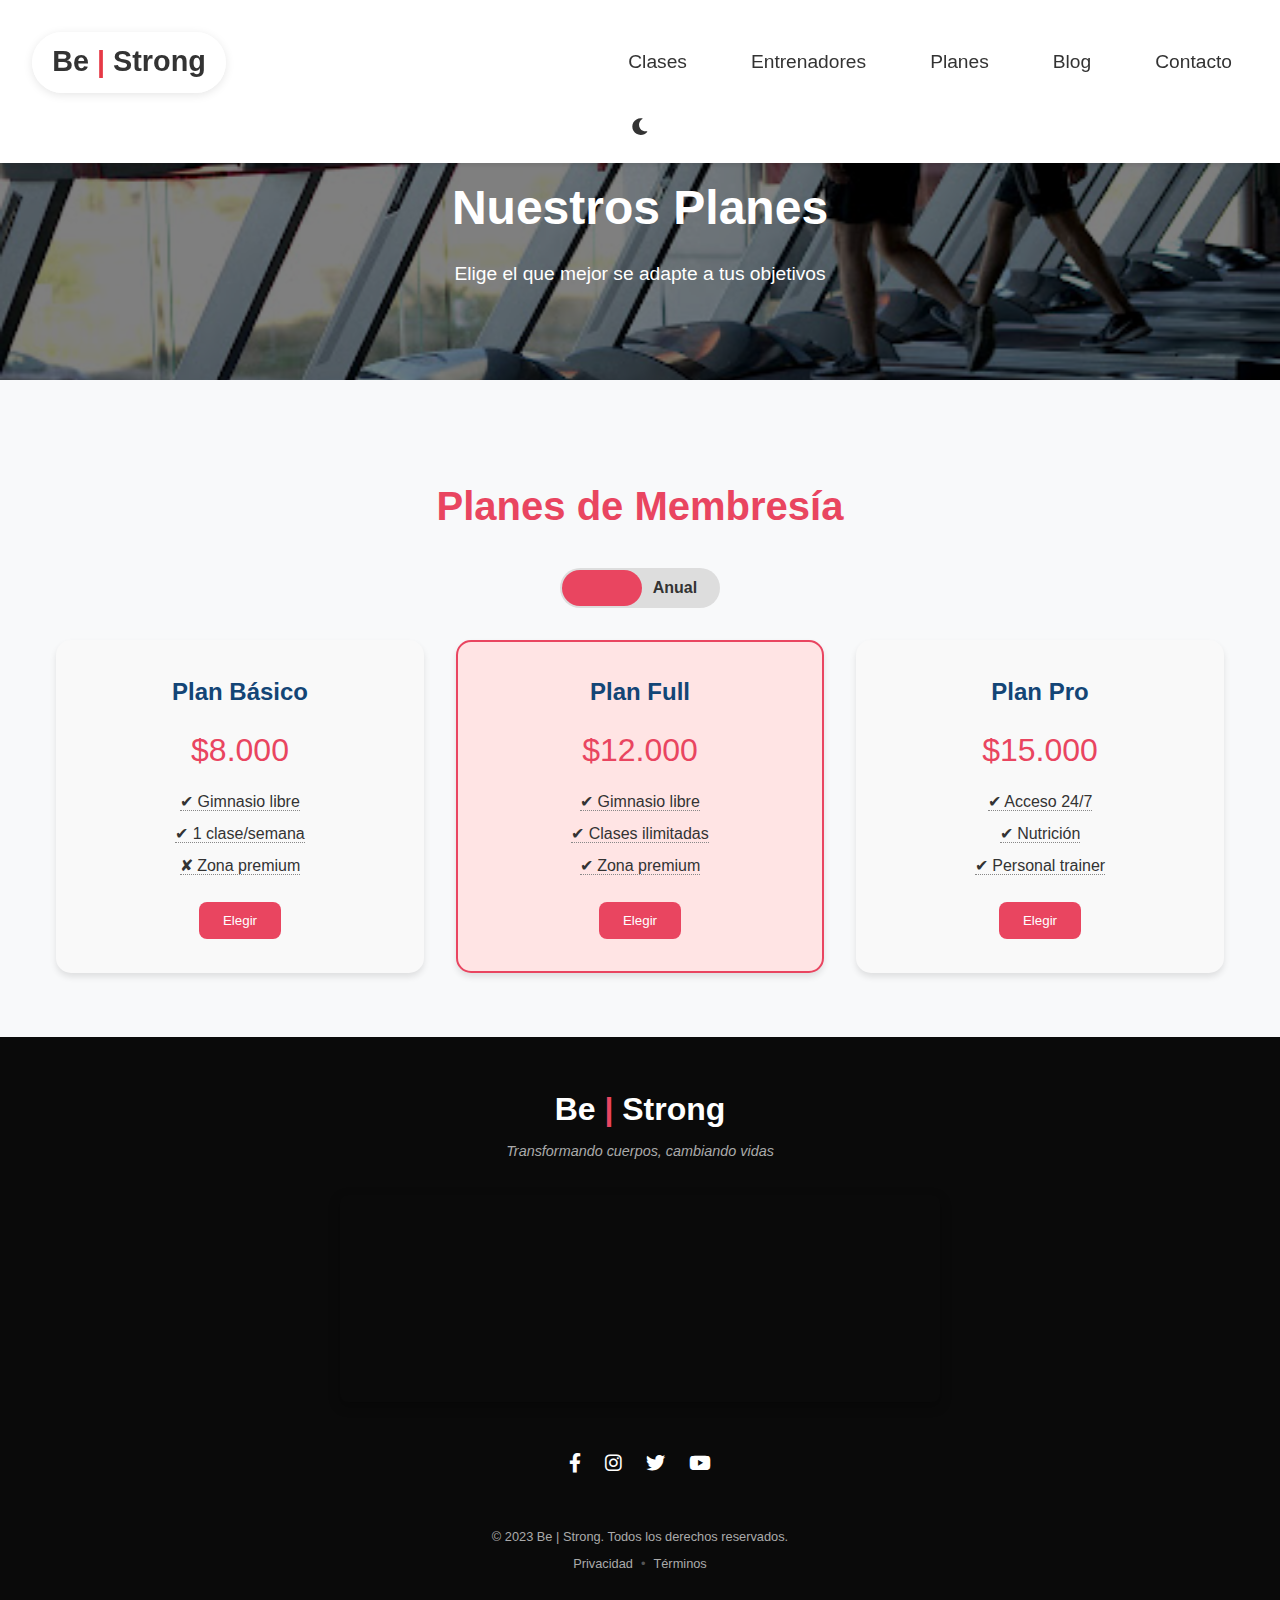
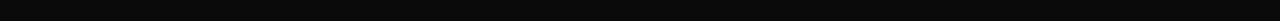
<file: pages/planes.html>
<!DOCTYPE html>
<html lang="en">
  <head>
    <meta charset="UTF-8" />
    <meta name="viewport" content="width=device-width, initial-scale=1.0" />
    <title>Be | Strong</title>
    <link
      rel="stylesheet"
      href="https://cdnjs.cloudflare.com/ajax/libs/font-awesome/6.0.0-beta3/css/all.min.css"
    />
    <link rel="stylesheet" href="../assets/css/style.css" />
  </head>
  <body>
    <!--menu-->
    <header class="header">
      <nav class="navbar">
        <div class="container-logo">
          <a href="#" class="logo-minimal">
            <span>Be</span>
            <span class="logo-pipe">|</span>
            <span>Strong</span>
          </a>
        </div>

        <!-- boton hamburguesa -->

        <button class="menu-toggle" aria-label="abrir menu">
          <i class="fas fa-bars"></i>
        </button>

        <div class="container-menu">
          <ul class="nav-list">
            <li><a href="./clases.html">Clases</a></li>
            <li><a href="./entrenadores.html">Entrenadores</a></li>
            <li><a href="./planes.html">Planes</a></li>
            <li><a href="./blog.html">Blog</a></li>
            <li><a href="./contacto.html">Contacto</a></li>
          </ul>
        </div>
      </nav>
      <!-- Botón de cambio de tema -->
      <button class="theme-toggle" aria-label="Cambiar tema">
        <i class="fas fa-moon"></i>
      </button>
    </header>

    <!-- Main -->
    <main class="planes-main">
      <!-- Hero Section -->
      <section class="planes-hero">
        <div class="hero-overlay"></div>
        <div class="hero-content">
          <h1>Nuestros Planes</h1>
          <p>Elige el que mejor se adapte a tus objetivos</p>
        </div>
      </section>

      <section class="pricing-section">
        <h1 class="pricing-title">Planes de Membresía</h1>

        <!-- Toggle mensual/anual -->
        <div class="billing-toggle">
          <input type="checkbox" id="billingSwitch" class="toggle-checkbox" />
          <label for="billingSwitch" class="toggle-label">
            <span class="monthly">Mensual</span>
            <span class="toggle-slider"></span>
            <span class="annually">Anual</span>
          </label>
        </div>

        <!-- Tabla de planes -->
        <div class="pricing-table">
          <div class="plan-card">
            <h2>Plan Básico</h2>
            <p class="price" data-monthly="$8.000" data-annually="$80.000">
              $8.000
            </p>
            <ul>
              <li>
                <span class="tooltip" data-tooltip="Acceso libre al gimnasio"
                  >✔ Gimnasio libre</span
                >
              </li>
              <li>
                <span class="tooltip" data-tooltip="1 clase dirigida por semana"
                  >✔ 1 clase/semana</span
                >
              </li>
              <li>
                <span class="tooltip" data-tooltip="Sin acceso a área premium"
                  >✘ Zona premium</span
                >
              </li>
            </ul>
            <button class="btn-select">Elegir</button>
          </div>

          <div class="plan-card highlighted">
            <h2>Plan Full</h2>
            <p class="price" data-monthly="$12.000" data-annually="$120.000">
              $12.000
            </p>
            <ul>
              <li>
                <span class="tooltip" data-tooltip="Acceso libre al gimnasio"
                  >✔ Gimnasio libre</span
                >
              </li>
              <li>
                <span class="tooltip" data-tooltip="Clases ilimitadas"
                  >✔ Clases ilimitadas</span
                >
              </li>
              <li>
                <span class="tooltip" data-tooltip="Acceso total a zona premium"
                  >✔ Zona premium</span
                >
              </li>
            </ul>
            <button class="btn-select">Elegir</button>
          </div>

          <div class="plan-card">
            <h2>Plan Pro</h2>
            <p class="price" data-monthly="$15.000" data-annually="$150.000">
              $15.000
            </p>
            <ul>
              <li>
                <span
                  class="tooltip"
                  data-tooltip="Acceso ilimitado al gimnasio"
                  >✔ Acceso 24/7</span
                >
              </li>
              <li>
                <span
                  class="tooltip"
                  data-tooltip="Incluye asesoramiento nutricional"
                  >✔ Nutrición</span
                >
              </li>
              <li>
                <span
                  class="tooltip"
                  data-tooltip="Entrenamiento personalizado incluido"
                  >✔ Personal trainer</span
                >
              </li>
            </ul>
            <button class="btn-select">Elegir</button>
          </div>
        </div>
      </section>
    </main>

    <!-- Footer -->
    <footer class="footer-minimal">
      <div class="footer-content">
        <!-- Logo y eslogan -->
        <div class="footer-brand">
          <a href="../index.html" class="footer-logo"
            >Be <span>|</span> Strong</a
          >
          <p class="footer-slogan">Transformando cuerpos, cambiando vidas</p>
        </div>

        <!-- Mapa -->
        <div class="footer-map">
          <iframe
            src="https://www.google.com/maps/embed?pb=!1m18!1m12!1m3!1d3284.016887889527!2d-58.383759!3d-34.603734!2m3!1f0!2f0!3f0!3m2!1i1024!2i768!4f13.1!3m3!1m2!1s0x0%3A0x0!2zMzTCsDM2JzEzLjQiUyA1OMKwMjMnMDEuNSJX!5e0!3m2!1sen!2sar!4v1620000000000!5m2!1sen!2sar"
            width="100%"
            height="200"
            style="border: 0"
            allowfullscreen=""
            loading="lazy"
            aria-label="Mapa de ubicación del gimnasio"
          >
          </iframe>
        </div>

        <!-- Redes sociales minimalistas -->
        <div class="footer-social">
          <a href="#" aria-label="Facebook"
            ><i class="fab fa-facebook-f"></i
          ></a>
          <a href="#" aria-label="Instagram"
            ><i class="fab fa-instagram"></i
          ></a>
          <a href="#" aria-label="Twitter"><i class="fab fa-twitter"></i></a>
          <a href="#" aria-label="YouTube"><i class="fab fa-youtube"></i></a>
        </div>

        <!-- Copyright y legal -->
        <div class="footer-legal">
          <p>&copy; 2023 Be | Strong. Todos los derechos reservados.</p>
          <div class="legal-links">
            <a href="#">Privacidad</a>
            <span>•</span>
            <a href="#">Términos</a>
          </div>
        </div>
      </div>
    </footer>

    <script src="../assets/js/main.js"></script>
  </body>
</html>
</file>
<file: assets/css/style.css>
* {
  margin: 0;
  padding: 0;
  box-sizing: border-box;
}

html,
body {
  height: 100%;
  font-family: sans-serif;
  line-height: 1.5;
  background: #fff;
  color: #000;
}

/* header */
.header {
  width: 100%;
  top: 0%;
  left: 0%;
  background-color: #fff;
  padding: 1rem;
  text-align: center;
  position: fixed;
  z-index: 1000;
  box-shadow: 0 2px 5px rgba(0, 0, 0, 0.1);
}

/* nav */

/* menu hamburguesa */

.menu-toggle {
  display: none; /* Ocultar por defecto */
  background: none;
  border: none;
  color: #e63946;
  cursor: pointer;
  font-size: 1.5rem;
}

.navbar {
  display: flex;
  justify-content: space-between;
  align-items: center;
  padding: 1rem;
  margin: 0 auto;
}

.container-menu {
  transition: all;
}

.logo-minimal {
  font-size: 1.8rem;
  font-weight: 700;
  color: #333;
  text-decoration: none;
  font-family: "Arial", sans-serif;
  display: inline-flex;
  align-items: center;
  padding: 0.5rem 1.2rem;
  background-color: rgba(255, 255, 255, 0.9);
  border-radius: 50px;
  box-shadow: 0 2px 10px rgba(0, 0, 0, 0.1);
  backdrop-filter: blur(5px);
  -webkit-backdrop-filter: blur(5px);
  border: 1px solid rgba(255, 255, 255, 0.3);
  transition: all 0.3s ease;
}

.logo-minimal span:not(.logo-pipe) {
  position: relative;
  top: -1px;
}

.logo-pipe {
  color: #e63946;
  margin: 0 0.5rem;
  font-weight: bold;
  transition: all 0.3s ease;
}

.logo-minimal:hover {
  transform: translateY(-2px);
  box-shadow: 0 4px 15px rgba(0, 0, 0, 0.15);
  background-color: white;
}

.logo-minimal:hover .logo-pipe {
  color: #c1121f;
  transform: scale(1.3);
}

.nav-list {
  list-style: none;
  display: flex;
  gap: 2rem;
}

.nav-list a {
  text-decoration: none;
  color: #333;
  font-size: 1.2rem;
  font-weight: 500;
  padding: 0.5rem 1rem;
  border-radius: 5px;
  transition: background-color 0.3s ease;
}

.nav-list li a:hover {
  background-color: #ff6b6b;
  transition: color 0.3s ease;
}

/* Estilos para celular */
@media (max-width: 768px) {
  .menu-toggle {
    display: block; /* Mostrar solo en móviles */
    z-index: 1001;
  }

  .container-menu {
    position: fixed;
    top: 0;
    right: -100%;
    width: 70%;
    height: 100vh;
    background: #2c3e50;
    flex-direction: column;
    padding: 5rem 2rem;
    transition: all 0.5s ease;
    z-index: 1000;
  }

  .container-menu.active {
    right: 0;
  }

  .nav-list {
    flex-direction: column;
    gap: 2rem;
  }

  .nav-list li a {
    color: white;
    font-size: 1.2rem;
  }

  /* Evitar scroll cuando el menú está abierto */
  body.menu-open {
    overflow: hidden;
  }
}

/* hero */

.hero {
  position: relative;
  height: 100vh; /* Altura completa de la pantalla */
  /*width: 100vw; /* Ancho completo de la pantalla */
  overflow: hidden;
  display: flex;
  align-items: center;
  justify-content: center;
  text-align: center;
}

.video-background {
  position: absolute;
  top: 0;
  left: 0;
  width: 100%;
  height: 100%;
  /*z-index: -1; */
}

.video-background iframe {
  position: absolute;
  top: 50%;
  left: 50%;
  width: 100vw;
  height: 100vh;
  min-width: 100%;
  min-height: 100%;
  transform: translate(-50%, -50%);
  object-fit: cover; /* Cubre todo el espacio disponible */
}

.video-overlay {
  position: absolute;
  top: 0;
  left: 0;
  width: 100%;
  height: 100%;
  background: rgba(0, 0, 0, 0.5);
  z-index: 0; /* Asegúrate de que el overlay esté detrás del contenido */
}

/* Contenido del hero (texto y botón) */
.hero-content {
  position: relative;
  z-index: 1;
  color: white;
  padding: 0 20px;
  max-width: 800px;
  margin: 0 auto;
}

/* Animaciones */
.hero-title {
  font-size: 4rem;
  margin-bottom: 1rem;
  opacity: 0;
  transform: translateY(30px);
  animation: fadeInUp 1s forwards 0.3s;
}

.hero-subtitle {
  font-size: 1.5rem;
  margin-bottom: 2rem;
  opacity: 0;
  transform: translateY(30px);
  animation: fadeInUp 1s forwards;
}

.hero-button {
  display: inline-block;
  padding: 15px 30px;
  background: #e63946;
  color: white;
  text-decoration: none;
  border-radius: 50px;
  font-weight: bold;
  text-transform: uppercase;
  opacity: 0;
  transform: translateY(30px);
  animation: fadeInUp 1s forwards 0.9s;
  transition: background 0.3s;
}

.hero-button:hover {
  background-color: #c1121f;
}

/* Keyframes para la animación */
@keyframes fadeInUp {
  to {
    opacity: 1;
    transform: translateY(0);
  }
}

/* Responsive para móviles */
@media (max-width: 768px) {
  .hero-title {
    font-size: 2.5rem;
  }

  .hero-subtitle {
    font-size: 1.2rem;
  }
}

/* main */

.main {
  padding: 4rem;
  background-color: f8f9fa;
}

.section-container {
  max-width: 1200px;
  margin: 0 auto;
  padding: 0 20px;
}

.section-title {
  font-size: 2.5rem;
  margin-bottom: 3rem;
  text-align: center;
  color: #333;
}

/* cards */

.cards-container {
  display: grid;
  grid-template-columns: repeat(2, 1fr); /* 2 columnas por defecto */
  gap: 2rem;
  max-width: 1200px; /* Opcional: limita el ancho máximo */
  margin: 0 auto; /* Centra el contenedor */
}

.card {
  background: white;
  border-radius: 10px;
  box-shadow: 0 4px 20px rgba(0, 0, 0, 0.1);
  overflow: hidden;
  transition: all 0.3s ease;
}

.card:hover {
  transform: translateY(-10px);
  box-shadow: 0 8px 40px rgba(0, 0, 0, 0.2);
}

.card-image {
  height: 200px;
  overflow: hidden;
}

.card-image img {
  width: 100%;
  height: 100%;
  object-fit: cover;
  transition: transform 0.5s ease;
}

.card:hover .card-image img {
  transform: scale(1.1);
}

.card-content {
  padding: 1.5rem;
}

.card-content h3 {
  font-size: 1.5rem;
  margin-bottom: 0.5rem;
  color: #222;
}

.card-content p {
  font-size: 1.5rem;
  color: #666;
  line-height: 1.5;
}

.card-button {
  display: inline-block;
  padding: 0.6rem 1.2rem;
  background: #e63946;
  color: white;
  text-decoration: none;
  border-radius: 5px;
  font-weight: 600;
  text-transform: uppercase;
  transition: background-color 0.3s ease;
}

.card-button:hover {
  background-color: #c1121f;
}

@media (max-width: 1024px) {
  .cards-container {
    grid-template-columns: repeat(2, 1fr); /* Mantiene 2 columnas */
  }
}

/* Móviles (menos de 768px) */
@media (max-width: 768px) {
  .cards-container {
    grid-template-columns: 1fr; /* 1 columna */
  }
}

/* Pantallas muy grandes (opcional) */
@media (min-width: 1600px) {
  .cards-container {
    grid-template-columns: repeat(
      2,
      1fr
    ); /* Mantiene 2 columnas incluso en pantallas XL */
  }
}

/* Stats Section - Diseño Circular */
.stats-section {
  background-color: #f8f9fa;
  padding: 5rem 1rem;
  text-align: center;
}

.stats-container {
  display: grid;
  grid-template-columns: repeat(auto-fit, minmax(200px, 1fr));
  gap: 3rem;
  max-width: 1200px;
  margin: 0 auto;
}

.stat-item {
  display: flex;
  flex-direction: column;
  align-items: center;
}

.stat-circle {
  width: 150px;
  height: 150px;
  border-radius: 50%;
  background: white;
  border: 8px solid #e94560;
  display: flex;
  align-items: center;
  justify-content: center;
  margin-bottom: 1.5rem;
  box-shadow: 0 10px 30px rgba(233, 69, 96, 0.2);
  position: relative;
  overflow: hidden;
}

.stat-circle::before {
  content: "";
  position: absolute;
  top: 0;
  left: 0;
  width: 100%;
  height: 100%;
  border: 8px solid #f0f0f0;
  border-radius: 50%;
  box-sizing: border-box;
}

.stat-number {
  font-size: 2.5rem;
  font-weight: 700;
  color: #333;
  z-index: 1;
}

.stat-label {
  font-size: 1.1rem;
  color: #555;
  font-weight: 500;
  max-width: 150px;
  margin: 0;
}

/* Animación */
@keyframes countUp {
  from {
    transform: translateY(20px);
    opacity: 0;
  }
  to {
    transform: translateY(0);
    opacity: 1;
  }
}

.stat-item.animated .stat-circle {
  animation: countUp 0.8s ease-out forwards;
}

/* Responsive */
@media (max-width: 768px) {
  .stats-container {
    grid-template-columns: repeat(2, 1fr);
    gap: 2rem;
  }

  .stat-circle {
    width: 120px;
    height: 120px;
    border-width: 6px;
  }

  .stat-number {
    font-size: 2rem;
  }
}

@media (max-width: 480px) {
  .stats-container {
    grid-template-columns: 1fr;
  }
}

/* testimonios */
/* Estilos generales */
.testimonials {
  padding: 4rem 1rem;
  background-color: #f8f9fa;
  text-align: center;
}

.testimonials-title {
  font-size: 2rem;
  margin-bottom: 2rem;
  color: #333;
}

/* Carrusel con CSS Scroll Snap */
.testimonials-carousel {
  display: flex;
  overflow-x: auto;
  scroll-snap-type: x mandatory;
  gap: 1.5rem;
  padding: 1rem 0;
}

/* Oculta la barra de scroll */
/* .testimonials-carousel::-webkit-scrollbar {
  display: none;
}
*/
/* Estilos de cada tarjeta de testimonio */
.testimonial-card {
  scroll-snap-align: center;
  flex: 0 0 80%; /* Ancho de cada tarjeta (80% del contenedor) */
  max-width: 400px;
  background: white;
  border-radius: 10px;
  box-shadow: 0 4px 8px rgba(0, 0, 0, 0.1);
  padding: 1.5rem;
}

.testimonial-content {
  display: flex;
  flex-direction: column;
  height: 100%;
}

.testimonial-text {
  font-size: 1.1rem;
  font-style: italic;
  color: #555;
  margin-bottom: 1rem;
}

.testimonial-text::before {
  content: '"';
  font-size: 3rem;
  color: #e63946;
  opacity: 0.3;
  position: absolute;
  left: 10px;
  top: 10px;
}

.testimonial-author {
  font-weight: bold;
  color: #e63946; /* Color de tu marca */
  margin-top: auto; /* Alinea al final */
}

/* Efecto hover opcional */
.testimonial-card:hover {
  transform: translateY(-5px);
  box-shadow: 0 8px 16px rgba(0, 0, 0, 0.1);
  transition: all 0.3s ease;
}

/* Responsive */
@media (min-width: 768px) {
  .testimonial-card {
    flex: 0 0 45%; /* 2 tarjetas visibles en tablets */
  }
}

@media (min-width: 1024px) {
  .testimonial-card {
    flex: 0 0 30%; /* 3 tarjetas visibles en desktop */
  }
}

/* Footer */
.footer-minimal {
  background-color: #0a0a0a;
  color: #ffffff;
  padding: 3rem 1rem;
  font-family: "Arial", sans-serif;
  text-align: center;
}

.footer-content {
  max-width: 1200px;
  margin: 0 auto;
  display: flex;
  flex-direction: column;
  align-items: center;
  gap: 2rem;
}

.footer-brand {
  display: flex;
  flex-direction: column;
  align-items: center;
}

.footer-logo {
  color: #ffffff;
  font-size: 2rem;
  font-weight: bold;
  text-decoration: none;
  margin-bottom: 0.5rem;
}

.footer-logo span {
  color: #e94560;
}

.footer-slogan {
  color: #aaaaaa;
  font-size: 0.9rem;
  font-style: italic;
}

.footer-map {
  width: 100%;
  max-width: 600px;
  border-radius: 8px;
  overflow: hidden;
  box-shadow: 0 4px 12px rgba(0, 0, 0, 0.3);
}

.footer-social {
  display: flex;
  gap: 1.5rem;
  margin: 1rem 0;
}

.footer-social a {
  color: #ffffff;
  font-size: 1.2rem;
  transition: color 0.3s;
}

.footer-social a:hover {
  color: #e94560;
}

.footer-legal {
  display: flex;
  flex-direction: column;
  gap: 0.5rem;
}

.footer-legal p {
  color: #aaaaaa;
  font-size: 0.8rem;
  margin: 0;
}

.legal-links {
  display: flex;
  justify-content: center;
  gap: 0.5rem;
  font-size: 0.8rem;
}

.legal-links a {
  color: #aaaaaa;
  text-decoration: none;
  transition: color 0.3s;
}

.legal-links a:hover {
  color: #ffffff;
}

.legal-links span {
  color: #555555;
}

/* Responsive */
@media (max-width: 768px) {
  .footer-content {
    gap: 1.5rem;
  }

  .footer-social {
    gap: 1rem;
  }

  .footer-map {
    max-width: 100%;
  }
}

/* ************************************** */
/* estilos pagina clases.html            */
/* ************************************** */
.clases-main {
  padding-top: 80px;
}

/* Hero Section */
.clases-hero {
  position: relative;
  height: 300px;
  background: url("../img/classes-hero.jpg") center/cover no-repeat;
  display: flex;
  align-items: center;
  justify-content: center;
  color: white;
  text-align: center;
}

.hero-overlay {
  position: absolute;
  top: 0;
  left: 0;
  width: 100%;
  height: 100%;
  background: rgba(0, 0, 0, 0.5);
}

.hero-content {
  position: relative;
  z-index: 1;
  max-width: 800px;
  padding: 0 20px;
}

.hero-content h1 {
  font-size: 3rem;
  margin-bottom: 1rem;
}

.hero-content p {
  font-size: 1.2rem;
}

/* Filtros */
.filters-section {
  text-align: center;
  padding: 2rem 0;
  background: #f8f9fa;
}

.filters-container {
  display: flex;
  justify-content: center;
  flex-wrap: wrap;
  gap: 1rem;
  margin-top: 1rem;
}

.filter-input {
  position: absolute;
  opacity: 0;
}

.filter-label {
  padding: 0.5rem 1.5rem;
  background: #e0e0e0;
  border-radius: 50px;
  cursor: pointer;
  transition: all 0.3s ease;
}

.filter-input:checked + .filter-label {
  background: #e63946;
  color: white;
}

/* Galería Masonry */
.masonry-grid {
  display: grid;
  grid-template-columns: repeat(auto-fill, minmax(300px, 1fr));
  grid-auto-rows: minmax(200px, auto);
  gap: 1.5rem;
  padding: 2rem;
}

.masonry-item {
  display: block; /* Cambiado de none a block */
  opacity: 1;
  transform: scale(1);
  transition: all 0.4s ease;
}

.class-card {
  position: relative;
  height: 100%;
  overflow: hidden;
  border-radius: 8px;
  box-shadow: 0 4px 8px rgba(0, 0, 0, 0.1);
}

.class-card img {
  width: 100%;
  height: 100%;
  object-fit: cover;
  transition: transform 0.5s ease;
}

.card-overlay {
  position: absolute;
  bottom: 0;
  left: 0;
  width: 100%;
  padding: 1.5rem;
  background: rgba(0, 0, 0, 0.8);
  color: white;
  transform: translateY(100%);
  transition: transform 0.3s ease;
}

.class-card:hover .card-overlay {
  transform: translateY(0);
}

.class-card:hover img {
  transform: scale(1.05);
}

.overlay-btn {
  margin-top: 1rem;
  padding: 0.5rem 1rem;
  background: #e63946;
  color: white;
  border: none;
  border-radius: 4px;
  cursor: pointer;
  transition: background 0.3s ease;
}

.overlay-btn:hover {
  background: #c1121f;
}

/* -------------------------------------------------- */
/* FILTRADO CON :has()  */
/* -------------------------------------------------- */

/* Ocultar elementos no seleccionados */
.filter-gallery-container:has(#musculacion:checked)
  .masonry-item:not(.musculacion),
.filter-gallery-container:has(#crossfit:checked) .masonry-item:not(.crossfit),
.filter-gallery-container:has(#yoga:checked) .masonry-item:not(.yoga),
.filter-gallery-container:has(#spinning:checked) .masonry-item:not(.spinning) {
  display: none;
  opacity: 0;
  transform: scale(0.9);
}

/* Mostrar elementos seleccionados */
.filter-gallery-container:has(#musculacion:checked) .masonry-item.musculacion,
.filter-gallery-container:has(#crossfit:checked) .masonry-item.crossfit,
.filter-gallery-container:has(#yoga:checked) .masonry-item.yoga,
.filter-gallery-container:has(#spinning:checked) .masonry-item.spinning {
  display: block;
  opacity: 1;
  transform: scale(1);
}

/* Mostrar todos cuando se selecciona "Todas" */
.filter-gallery-container:has(#all:checked) .masonry-item {
  display: block;
  opacity: 1;
  transform: scale(1);
}

/* Responsive */
@media (max-width: 768px) {
  .masonry-grid {
    grid-template-columns: 1fr;
    padding: 1rem;
  }

  .filters-container {
    gap: 0.5rem;
  }

  .filter-label {
    padding: 0.5rem 1rem;
    font-size: 0.9rem;
  }

  .schedule-table {
    display: block;
    width: 100%;
  }

  .schedule-table thead {
    display: none;
  }

  .schedule-table tbody,
  .schedule-table tr,
  .schedule-table td {
    display: block;
    width: 100%;
  }

  .schedule-table tr {
    margin-bottom: 1rem;
    position: relative;
  }

  .schedule-table td {
    text-align: right;
    padding-left: 50%;
  }

  .schedule-table td::before {
    content: attr(data-label);
    position: absolute;
    left: 1rem;
    width: calc(50% - 1rem);
    text-align: left;
    font-weight: bold;
  }

  .schedule-table td:first-child {
    background-color: #e63946;
    color: white;
    text-align: center;
    padding-left: 1rem;
  }

  .schedule-table td:first-child::before {
    display: none;
  }
}

/* Horarios */
.schedule-section {
  padding: 3rem 0;
  background: #f8f9fa;
}

.section-title {
  text-align: center;
  margin-bottom: 2rem;
  font-size: 2rem;
  color: #333;
}

.table-container {
  overflow-x: auto;
  padding: 0 1rem;
  max-width: 1200px;
  margin: 0 auto;
}

.schedule-table {
  width: 100%;
  border-collapse: collapse;
  margin: 0 auto;
  color: #333;
}

.schedule-table th,
.schedule-table td {
  padding: 1rem;
  text-align: center;
  border: 1px solid #ddd;
}

.schedule-table th {
  background-color: #e63946;
  color: white;
}

.schedule-table tr:nth-child(even) {
  background-color: #f2f2f2;
}

.schedule-table tr:hover {
  background-color: #e9e9e9;
}

/* ************************************** */
/* estilos pagina entrenadores.html            */
/* ************************************** */

/* Estilos generales */
.entrenadores-main {
  padding-top: 80px;
  background-color: #f8f9fa;
}

/* Hero Section */
.entrenadores-hero {
  position: relative;
  height: 300px;
  background: url("../img/trainer-hero.jpg") center/cover no-repeat;
  display: flex;
  align-items: center;
  justify-content: center;
  color: white;
  text-align: center;
}

.hero-overlay {
  position: absolute;
  top: 0;
  left: 0;
  width: 100%;
  height: 100%;
  background: rgba(0, 0, 0, 0.5);
}

.hero-content {
  position: relative;
  z-index: 1;
  max-width: 800px;
  padding: 0 20px;
}

.hero-content h1 {
  font-size: 3rem;
  margin-bottom: 1rem;
}

.hero-content p {
  font-size: 1.2rem;
}

/* Sección de Entrenadores */
.trainers-section {
  padding: 3rem 1rem;
  max-width: 1200px;
  margin: 0 auto;
}

.section-title {
  text-align: center;
  font-size: 2.5rem;
  margin-bottom: 1rem;
  color: #333;
}

.section-subtitle {
  text-align: center;
  color: #666;
  margin-bottom: 3rem;
  font-style: italic;
}

.trainers-grid {
  display: grid;
  grid-template-columns: repeat(auto-fit, minmax(300px, 1fr));
  gap: 2rem;
  padding: 1rem;
}

/* Tarjetas Flip */
.trainer-card {
  perspective: 1000px;
  height: 400px;
}

.card-inner {
  position: relative;
  width: 100%;
  height: 100%;
  transition: transform 0.8s;
  transform-style: preserve-3d;
  box-shadow: 0 4px 8px rgba(0, 0, 0, 0.1);
  border-radius: 10px;
  /*overflow: hidden;*/
}

.trainer-card:hover .card-inner {
  transform: rotateY(180deg);
}

.card-front,
.card-back {
  position: absolute;
  width: 100%;
  height: 100%;
  backface-visibility: hidden;
  display: flex;
  flex-direction: column;
  align-items: center;
  padding: 2rem;
  box-sizing: border-box;
}

.card-front {
  background-color: white;
  justify-content: center;
}

.card-front img {
  width: 150px;
  height: 150px;
  border-radius: 50%;
  object-fit: cover;
  border: 5px solid #e63946;
  margin-bottom: 1.5rem;
}

.card-front h3 {
  font-size: 1.5rem;
  margin-bottom: 0.5rem;
  color: #333;
}

.card-front p {
  color: #e63946;
  font-weight: bold;
  margin-bottom: 1.5rem;
}

.card-back {
  background-color: #1a1a2e;
  color: white;
  transform: rotateY(180deg);
  justify-content: space-around;
}

.card-back h3 {
  font-size: 1.5rem;
  margin-bottom: 0.5rem;
  color: #e63946;
}

.specialty {
  color: #aaa;
  margin-bottom: 1.5rem;
  font-style: italic;
}

/* Sistema de Rating con Estrellas */
.rating {
  display: flex;
  margin: 1rem 0;
  justify-content: center;
}

.star {
  color: #ddd;
  font-size: 1.2rem;
  position: relative;
  margin: 0 7px;
  width: 20px; /* Ancho fijo para las estrellas */
  height: 20px; /* Alto fijo para las estrellas */
}

.star.full::before {
  content: "\2605";
  color: #e63946;
  position: absolute;
  left: 0;
  top: 0;
}

.star.half::before {
  content: "\2605";
  color: #e63946;
  position: absolute;
  left: 0;
  top: 0;
  width: 50%;
  overflow: hidden;
}

/* Estrella vacía - visible siempre */
.star::after {
  content: "\2605";
  position: fixed;
  left: 0;
  top: 0;
  color: #ddd;
}

/* Barras de Habilidades */
.skills {
  width: 100%;
  margin: 1.5rem 0;
}

.skill {
  display: flex;
  align-items: center;
  margin-bottom: 1rem;
}

.skill span:first-child {
  width: 100px;
  font-weight: bold;
}

.skill-bar {
  flex-grow: 1;
  height: 10px;
  background: #333;
  border-radius: 5px;
  margin: 0 1rem;
  overflow: hidden;
}

.skill-level {
  height: 100%;
  background: #e63946;
  border-radius: 5px;
  transition: width 1.5s ease-out;
}

.skill-percent {
  width: 40px;
  text-align: right;
}

/* Botón de Contacto */
.btn-contact {
  padding: 0.8rem 2rem;
  background: #e63946;
  color: white;
  border: none;
  border-radius: 50px;
  cursor: pointer;
  font-weight: bold;
  transition: all 0.3s ease;
  margin-top: 1rem;
}

.btn-contact:hover {
  background: #c1121f;
  transform: translateY(-3px);
  box-shadow: 0 5px 15px rgba(230, 57, 70, 0.4);
}

/* Responsive */
@media (max-width: 768px) {
  .trainers-grid {
    grid-template-columns: 1fr;
  }

  .hero-content h1 {
    font-size: 2.5rem;
  }

  .trainer-card {
    height: 350px;
  }
}

/* ************************************** */
/* estilos pagina contacto.html            */
/* ************************************** */

/* Estilos generales */
.contacto-main {
  padding-top: 80px;
  background-color: #f8f9fa;
}

/* Hero Section */
.contacto-hero {
  position: relative;
  height: 300px;
  background: url("../img/contact-hero.jpg") center/cover no-repeat;
  display: flex;
  align-items: center;
  justify-content: center;
  color: white;
  text-align: center;
}

.hero-overlay {
  position: absolute;
  top: 0;
  left: 0;
  width: 100%;
  height: 100%;
  background: rgba(0, 0, 0, 0.5);
}

.hero-content {
  position: relative;
  z-index: 1;
  max-width: 800px;
  padding: 0 20px;
}

.hero-content h1 {
  font-size: 3rem;
  margin-bottom: 1rem;
}

.hero-content p {
  font-size: 1.2rem;
}

/* Formulario de Contacto */
.contact-form-section {
  padding: 3rem 1rem;
  max-width: 1200px;
  margin: 0 auto;
}

.form-container {
  display: grid;
  grid-template-columns: 1fr 1fr;
  gap: 3rem;
  margin-top: 2rem;
}

.contact-form {
  display: flex;
  flex-direction: column;
  gap: 1.5rem;
}

.form-group {
  position: relative;
  display: flex;
  flex-direction: column;
}

.form-group label {
  margin-bottom: 0.5rem;
  font-weight: 600;
  color: #333;
}

.form-group input,
.form-group select,
.form-group textarea {
  padding: 0.8rem 1rem;
  border: 2px solid #ddd;
  border-radius: 5px;
  font-size: 1rem;
  transition: all 0.3s ease;
}

.form-group textarea {
  resize: vertical;
  min-height: 120px;
}

.form-group input:focus,
.form-group select:focus,
.form-group textarea:focus {
  border-color: #e63946;
  outline: none;
  box-shadow: 0 0 0 3px rgba(230, 57, 70, 0.2);
}

/* Validación en tiempo real */
.form-group input:invalid:not(:focus):not(:placeholder-shown),
.form-group textarea:invalid:not(:focus):not(:placeholder-shown) {
  border-color: #ff6b6b;
}

.form-group input:valid:not(:focus):not(:placeholder-shown),
.form-group textarea:valid:not(:focus):not(:placeholder-shown) {
  border-color: #51cf66;
}

.validation-icon {
  position: absolute;
  right: 15px;
  top: 38px;
  width: 20px;
  height: 20px;
  opacity: 0;
  transition: opacity 0.3s ease;
}

.form-group
  input:invalid:not(:focus):not(:placeholder-shown)
  + .validation-icon,
.form-group
  textarea:invalid:not(:focus):not(:placeholder-shown)
  + .validation-icon {
  opacity: 1;
  background: url("data:image/svg+xml,%3Csvg xmlns='http://www.w3.org/2000/svg' viewBox='0 0 24 24' fill='%23ff6b6b'%3E%3Cpath d='M12 2C6.48 2 2 6.48 2 12s4.48 10 10 10 10-4.48 10-10S17.52 2 12 2zm1 15h-2v-2h2v2zm0-4h-2V7h2v6z'/%3E%3C/svg%3E")
    no-repeat center;
}

.form-group input:valid:not(:focus):not(:placeholder-shown) + .validation-icon,
.form-group
  textarea:valid:not(:focus):not(:placeholder-shown)
  + .validation-icon {
  opacity: 1;
  background: url("data:image/svg+xml,%3Csvg xmlns='http://www.w3.org/2000/svg' viewBox='0 0 24 24' fill='%2351cf66'%3E%3Cpath d='M12 2C6.48 2 2 6.48 2 12s4.48 10 10 10 10-4.48 10-10S17.52 2 12 2zm-2 15l-5-5 1.41-1.41L10 14.17l7.59-7.59L19 8l-9 9z'/%3E%3C/svg%3E")
    no-repeat center;
}

.error-message {
  color: #ff6b6b;
  font-size: 0.8rem;
  margin-top: 0.3rem;
  height: 0;
  overflow: hidden;
  transition: height 0.3s ease;
}

.form-group input:invalid:not(:focus):not(:placeholder-shown) ~ .error-message,
.form-group
  textarea:invalid:not(:focus):not(:placeholder-shown)
  ~ .error-message {
  height: 20px;
}

/* Botón de enviar */
.form-actions {
  margin-top: 1rem;
}

.submit-btn {
  position: relative;
  padding: 0.8rem 2rem;
  background: #e63946;
  color: white;
  border: none;
  border-radius: 50px;
  cursor: pointer;
  font-weight: bold;
  transition: all 0.3s ease;
  overflow: hidden;
  width: 180px;
}

.submit-btn:hover {
  background: #c1121f;
  transform: translateY(-3px);
  box-shadow: 0 5px 15px rgba(230, 57, 70, 0.4);
}

.spinner {
  position: absolute;
  top: 50%;
  left: 50%;
  transform: translate(-50%, -50%);
  width: 20px;
  height: 20px;
  border: 3px solid rgba(255, 255, 255, 0.3);
  border-radius: 50%;
  border-top-color: white;
  opacity: 0;
  transition: opacity 0.3s ease;
  animation: spin 1s linear infinite;
}

@keyframes spin {
  to {
    transform: translate(-50%, -50%) rotate(360deg);
  }
}

.submit-btn.sending .btn-text {
  opacity: 0;
}

.submit-btn.sending .spinner {
  opacity: 1;
}

/* Información de contacto */
.contact-info {
  background: #1a1a2e;
  color: white;
  padding: 2rem;
  border-radius: 10px;
  height: fit-content;
}

.contact-info h3 {
  font-size: 1.5rem;
  margin-bottom: 1.5rem;
  color: #e63946;
}

.info-item {
  display: flex;
  align-items: center;
  margin-bottom: 1.5rem;
}

.info-item i {
  font-size: 1.2rem;
  margin-right: 1rem;
  color: #e63946;
  width: 25px;
  text-align: center;
}

.social-links {
  display: flex;
  gap: 1rem;
  margin-top: 2rem;
}

.social-links a {
  color: white;
  font-size: 1.2rem;
  transition: color 0.3s ease;
}

.social-links a:hover {
  color: #e63946;
}

/* Modal de Confirmación */
.modal {
  display: none;
  position: fixed;
  top: 0;
  left: 0;
  width: 100%;
  height: 100%;
  background: rgba(0, 0, 0, 0.7);
  z-index: 1000;
  justify-content: center;
  align-items: center;
}

.modal-content {
  background: white;
  padding: 2rem;
  border-radius: 10px;
  text-align: center;
  max-width: 400px;
  width: 90%;
  position: relative;
}

.close-modal {
  position: absolute;
  top: 15px;
  right: 15px;
  font-size: 1.5rem;
  cursor: pointer;
  color: #666;
}

.modal-icon {
  font-size: 4rem;
  color: #51cf66;
  margin-bottom: 1rem;
}

.modal h2 {
  color: #333;
  margin-bottom: 1rem;
}

.modal p {
  color: #666;
  margin-bottom: 1.5rem;
}

.modal-btn {
  padding: 0.8rem 2rem;
  background: #e63946;
  color: white;
  border: none;
  border-radius: 50px;
  cursor: pointer;
  font-weight: bold;
  transition: all 0.3s ease;
}

.modal-btn:hover {
  background: #c1121f;
}

/* Responsive */
@media (max-width: 768px) {
  .form-container {
    grid-template-columns: 1fr;
  }

  .hero-content h1 {
    font-size: 2.5rem;
  }
}

@media (max-width: 480px) {
  .contact-form {
    gap: 1rem;
  }

  .form-group input,
  .form-group select,
  .form-group textarea {
    padding: 0.7rem;
  }
}

/* ************************************** */
/* estilos pagina planes.html            */
/* ************************************** */
/* Sección de precios */

.planes-main {
  padding-top: 80px;
  background-color: #f8f9fa;
}

/* Hero Section */
.planes-hero {
  position: relative;
  height: 300px;
  background: url("../img/planes-hero.jpg") center/cover no-repeat;
  display: flex;
  align-items: center;
  justify-content: center;
  color: white;
  text-align: center;
}

.hero-overlay {
  position: absolute;
  top: 0;
  left: 0;
  width: 100%;
  height: 100%;
  background: rgba(0, 0, 0, 0.5);
}

.hero-content {
  position: relative;
  z-index: 1;
  max-width: 800px;
  padding: 0 20px;
}

.hero-content h1 {
  font-size: 3rem;
  margin-bottom: 1rem;
}

.hero-content p {
  font-size: 1.2rem;
}

.pricing-section {
  padding: 6rem 1rem 4rem;
  max-width: 1200px;
  margin: auto;
  text-align: center;
}

.pricing-title {
  font-size: 2.5rem;
  margin-bottom: 2rem;
  color: #e94560;
}

/* Toggle mensual/anual */
.billing-toggle {
  margin-bottom: 2rem;
  display: flex;
  justify-content: center;
}

.toggle-checkbox {
  display: none;
}

.toggle-label {
  background: #ddd;
  border-radius: 50px;
  display: flex;
  align-items: center;
  position: relative;
  width: 160px;
  height: 40px;
  cursor: pointer;
  padding: 0 10px;
  justify-content: space-between;
  font-weight: bold;
  user-select: none;
}

.toggle-slider {
  position: absolute;
  width: 80px;
  height: 36px;
  background: #e94560;
  border-radius: 50px;
  transition: 0.3s;
  top: 2px;
  left: 2px;
  z-index: 0;
}

.toggle-label span {
  /*position: relative;*/
  /*z-index: 1;*/
  width: 50%;
  text-align: center;
  color: #333;
}

/* Mover el slider si está activado */
.toggle-checkbox:checked + .toggle-label .toggle-slider {
  transform: translateX(80px);
}

/* Tabla de precios */
.pricing-table {
  display: grid;
  grid-template-columns: repeat(auto-fit, minmax(250px, 1fr));
  gap: 2rem;
}

.plan-card {
  background: #f9f9f9;
  border: 2px solid transparent;
  padding: 2rem;
  border-radius: 15px;
  transition: all 0.3s ease;
  box-shadow: 0 4px 6px rgba(0, 0, 0, 0.1);
}

.plan-card:hover {
  border-color: #e94560;
  transform: translateY(-5px);
}

.plan-card.highlighted {
  background: #ffe4e4;
  border-color: #e94560;
}

.plan-card h2 {
  font-size: 1.5rem;
  color: #134576;
}

.plan-card .price {
  font-size: 2rem;
  color: #e94560;
  margin: 1rem 0;
}

.plan-card ul {
  list-style: none;
  padding: 0;
  margin-bottom: 1.5rem;
}

.plan-card li {
  margin: 0.5rem 0;
  font-size: 1rem;
}

/* Botón */
.btn-select {
  background: #e94560;
  color: white;
  border: none;
  padding: 0.7rem 1.5rem;
  border-radius: 8px;
  cursor: pointer;
  transition: background 0.3s ease;
}

.btn-select:hover {
  background: #c1121f;
}

/* Tooltip */
.tooltip {
  position: relative;
  cursor: help;
  border-bottom: 1px dotted #888;
  color: #333;
}

.tooltip::after {
  content: attr(data-tooltip);
  position: absolute;
  bottom: 125%;
  left: 50%;
  transform: translateX(-50%);
  background: #333;
  color: white;
  padding: 8px 12px;
  border-radius: 5px;
  white-space: nowrap;
  opacity: 0;
  pointer-events: none;
  transition: opacity 0.3s ease;
  z-index: 10;
}

.tooltip:hover::after {
  opacity: 1;
}

/* Cambio de precio al toggle */
#billingSwitch:checked ~ .pricing-table .price {
  content: attr(data-annually);
}

/* **************************************** */
/* estilos para la pagina blog.html */
/* **************************************** */

/* Estilos específicos para el blog */
.blog-main {
  padding-top: 80px;
  background-color: #f8f9fa;
}

/* Hero Section */
.blog-hero {
  position: relative;
  height: 300px;
  background: url("../img/blog-hero.png") center/cover no-repeat;
  display: flex;
  align-items: center;
  justify-content: center;
  color: white;
  text-align: center;
}

/* Grid de artículos estilo revista */
.blog-container {
  max-width: 1200px;
  margin: 4rem auto;
  padding: 0 1rem;
  display: grid;
  grid-template-columns: repeat(auto-fit, minmax(300px, 1fr));
  gap: 2rem;
}

.article-card {
  background: white;
  border-radius: 8px;
  overflow: hidden;
  box-shadow: 0 4px 6px rgba(0, 0, 0, 0.1);
  transition: transform 0.3s ease;
  opacity: 0;
  transform: translateY(20px);
  transition: opacity 0.5s ease, transform 0.5s ease;
}

.article-card.visible {
  opacity: 1;
  transform: translateY(0);
}

.article-card:hover {
  transform: translateY(-5px);
}

.article-image {
  height: 200px;
  width: 100%;
  object-fit: cover;
}

.article-content {
  padding: 1.5rem;
}

.article-date {
  color: #e94560;
  font-size: 0.9rem;
  margin-bottom: 0.5rem;
}

.article-title {
  font-size: 1.3rem;
  margin-bottom: 1rem;
  color: #333;
}

.article-excerpt {
  color: #666;
  margin-bottom: 1rem;
}

.article-tags {
  display: flex;
  flex-wrap: wrap;
  gap: 0.5rem;
  margin-bottom: 1rem;
}

.tag {
  background: #f0f0f0;
  padding: 0.3rem 0.8rem;
  border-radius: 20px;
  font-size: 0.8rem;
  color: #555;
  cursor: pointer;
  transition: all 0.3s ease;
}

.tag:hover {
  background: #e94560;
  color: white;
}

.read-more {
  color: #e94560;
  text-decoration: none;
  font-weight: bold;
  display: inline-block;
  margin-top: 1rem;
}

.read-more:hover {
  text-decoration: underline;
}

/* Filtros */
.blog-filters {
  max-width: 1200px;
  margin: 2rem auto 0;
  padding: 0 1rem;
  display: flex;
  flex-wrap: wrap;
  gap: 1rem;
  justify-content: center;
}

.filter-btn {
  background: #f0f0f0;
  border: none;
  padding: 0.5rem 1.5rem;
  border-radius: 20px;
  cursor: pointer;
  transition: all 0.3s ease;
}

.filter-btn:hover,
.filter-btn.active {
  background: #e94560;
  color: white;
}

/* Sección de comentarios */
.comments-section {
  max-width: 800px;
  margin: 4rem auto;
  padding: 0 1rem;
}

.comments-title {
  font-size: 1.8rem;
  color: #333;
  margin-bottom: 2rem;
  text-align: center;
}

.comment {
  display: flex;
  gap: 1rem;
  margin-bottom: 2rem;
  padding: 1.5rem;
  background: white;
  border-radius: 8px;
  box-shadow: 0 2px 4px rgba(0, 0, 0, 0.05);
}

.comment-avatar {
  width: 50px;
  height: 50px;
  border-radius: 50%;
  background: #e94560;
  display: flex;
  align-items: center;
  justify-content: center;
  color: white;
  font-weight: bold;
  flex-shrink: 0;
}

.comment-content {
  flex-grow: 1;
}

.comment-author {
  font-weight: bold;
  margin-bottom: 0.5rem;
  color: #333;
}

.comment-date {
  font-size: 0.8rem;
  color: #888;
  margin-bottom: 0.5rem;
}

.comment-text {
  color: #555;
  line-height: 1.5;
}

/* Formulario de comentarios */
.comment-form {
  margin-top: 3rem;
  background: white;
  padding: 2rem;
  border-radius: 8px;
  box-shadow: 0 2px 4px rgba(0, 0, 0, 0.05);
}

.form-title {
  font-size: 1.3rem;
  margin-bottom: 1.5rem;
  color: #333;
}

.form-group {
  margin-bottom: 1.5rem;
}

.form-group label {
  display: block;
  margin-bottom: 0.5rem;
  color: #555;
}

.form-group input,
.form-group textarea {
  width: 100%;
  padding: 0.8rem;
  border: 1px solid #ddd;
  border-radius: 4px;
  font-family: inherit;
}

.form-group textarea {
  min-height: 120px;
}

.submit-btn {
  background: #e94560;
  color: white;
  border: none;
  padding: 0.8rem 1.5rem;
  border-radius: 4px;
  cursor: pointer;
  transition: background 0.3s ease;
}

.submit-btn:hover {
  background: #c1121f;
}

/* Responsive */
@media (min-width: 768px) {
  .blog-container {
    grid-template-columns: repeat(2, 1fr);
  }
}

@media (min-width: 1024px) {
  .blog-container {
    grid-template-columns: repeat(3, 1fr);
  }

  .featured-article {
    grid-column: span 2;
  }
}

/* Modo oscuro  */
/* Botón de cambio de tema */
.theme-toggle {
  background: none;
  border: none;
  color: #333;
  font-size: 1.2rem;
  cursor: pointer;
  padding: 0.5rem;
  margin-left: auto;
  transition: all 0.3s ease;
}

/* Estilos para modo oscuro */
body.dark-mode {
  background-color: #121212;
  color: #f5f5f5;
}

body.dark-mode .header {
  background-color: #1a1a1a;
  box-shadow: 0 2px 5px rgba(0, 0, 0, 0.3);
}

body.dark-mode .logo {
  color: #f5f5f5;
}

body.dark-mode .nav-list a {
  color: #f5f5f5;
}

body.dark-mode .nav-list li a:hover {
  background-color: #e63946;
  color: white;
}

body.dark-mode .theme-toggle {
  color: #f5f5f5;
}
</file>
